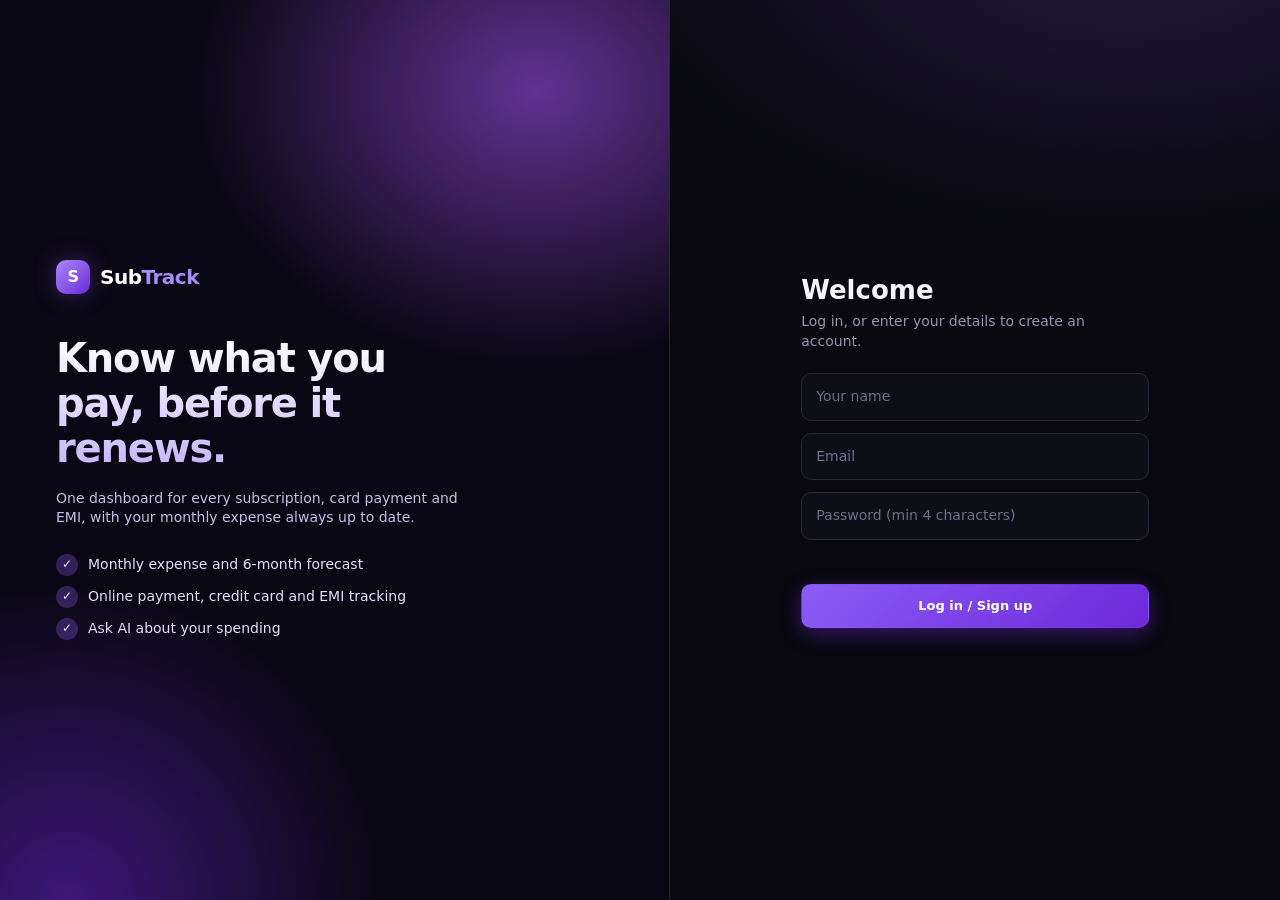
<file: best.html>
<!DOCTYPE html>
<html lang="en">
<head>
<meta charset="UTF-8">
<meta name="viewport" content="width=device-width, initial-scale=1">
<title>SubTrack – Subscription Dashboard</title>
<style>
:root{color-scheme:dark;--brand:#8b5cf6;--brand2:#a78bfa;--brand3:#6d28d9;--deep:#2a1065;--ink:#f4f3ff;--muted:#9795b3;--line:#262638;--bg:#08080e;--side:#0c0c15;--card:#12121c;--card2:#1a1a28;--field:#0e0e17;--red:#ff6b81;--green:#34d399;--amber:#fbbf24;--seg-s:#7c3aed;--seg-e:#d8b4fe;--glow:rgba(139,92,246,.35)}
*{box-sizing:border-box;margin:0;padding:0}
html{background:var(--bg)}
body{font-family:"Segoe UI",system-ui,-apple-system,sans-serif;color:var(--ink);font-size:14px;line-height:1.4;min-height:100vh;
  background:radial-gradient(900px 520px at 88% -8%,rgba(139,92,246,.20),transparent 60%),radial-gradient(700px 520px at -6% 18%,rgba(109,40,217,.16),transparent 60%),var(--bg);background-attachment:fixed}
button,input,select{font:inherit;color:inherit}
button{cursor:pointer}
small{color:var(--muted);font-size:12px}
::placeholder{color:#6f6d8c}
:focus-visible{outline:2px solid var(--brand2);outline-offset:2px}
::-webkit-scrollbar{width:10px;height:10px}::-webkit-scrollbar-thumb{background:#2a2a40;border-radius:8px}::-webkit-scrollbar-track{background:transparent}

/* ---------- login ---------- */
#login{min-height:100vh;display:grid;grid-template-columns:1.1fr 1fr}
.lhero{position:relative;overflow:hidden;color:#fff;padding:56px;display:flex;flex-direction:column;justify-content:center;gap:18px;
  background:radial-gradient(520px 420px at 80% 10%,rgba(168,85,247,.55),transparent 65%),radial-gradient(520px 520px at 10% 100%,rgba(109,40,217,.5),transparent 60%),#0a0714;border-right:1px solid var(--line)}
.lhero h1{font-size:40px;line-height:1.12;letter-spacing:-1.2px;max-width:430px;background:linear-gradient(180deg,#fff,#c4b5fd);-webkit-background-clip:text;background-clip:text;color:transparent}
.lhero p{color:#c4bfe6;max-width:420px}
.lhero ul{list-style:none;display:grid;gap:10px;margin-top:8px;color:#e4e0ff}
.lhero li:before{content:"✓";display:inline-grid;place-items:center;width:22px;height:22px;border-radius:50%;background:rgba(139,92,246,.3);color:#e9ddff;margin-right:10px;font-size:12px}
.lform{display:flex;flex-direction:column;justify-content:center;padding:56px;max-width:460px;width:100%;margin:0 auto}
.lform h2{font-size:26px;margin-bottom:4px}
.lform p{color:var(--muted);margin-bottom:22px}
.lform input{width:100%;padding:13px 14px;border:1px solid var(--line);border-radius:10px;margin-bottom:12px;background:var(--field)}
.lform input:focus{border-color:var(--brand);box-shadow:0 0 0 3px rgba(139,92,246,.2);outline:0}
.err{color:var(--red);font-size:13px;min-height:18px;margin-bottom:8px}
.logo{display:flex;align-items:center;gap:10px;font-weight:800;font-size:20px;letter-spacing:-.5px}
.logo i{width:34px;height:34px;border-radius:10px;background:linear-gradient(135deg,#a78bfa,#6d28d9);color:#fff;display:grid;place-items:center;font-style:normal;font-size:16px;box-shadow:0 0 22px var(--glow)}
.logo .lt{font-style:normal}
.logo span{color:var(--brand2)}
.lhero .logo{margin-bottom:24px}

/* ---------- buttons ---------- */
.btn{display:inline-flex;align-items:center;justify-content:center;gap:8px;padding:9px 14px;border:1px solid var(--line);border-radius:10px;background:var(--card2);font-weight:600;font-size:13px;transition:.15s}
.btn:hover{border-color:#3a3a58;background:#20202f}
.btn.pri{background:linear-gradient(135deg,#8b5cf6,#6d28d9);border-color:transparent;color:#fff;box-shadow:0 6px 20px rgba(109,40,217,.45)}
.btn.pri:hover{filter:brightness(1.12);box-shadow:0 8px 26px rgba(139,92,246,.55)}
.btn.wide{width:100%;padding:12px;margin-top:6px}
.btn.light{background:rgba(255,255,255,.14);border-color:rgba(255,255,255,.3);color:#fff;width:100%}
.btn.light:hover{background:rgba(255,255,255,.24)}
.btn:disabled{opacity:.5;cursor:default}
.link{background:none;border:0;color:var(--brand2);font-weight:600;font-size:12px;padding:0}
.ib{width:30px;height:30px;border-radius:8px;border:1px solid var(--line);background:var(--card2);color:var(--muted)}
.ib:hover{background:#242438;color:#fff;border-color:var(--brand)}

/* ---------- shell ---------- */
#shell{display:none;min-height:100vh}
#shell.on{display:grid;grid-template-columns:240px 1fr}
.side{background:var(--side);border-right:1px solid var(--line);padding:20px 14px;position:sticky;top:0;height:100vh;display:flex;flex-direction:column;gap:6px}
.side .logo{padding:0 8px;margin-bottom:14px}
.search{position:relative;margin-bottom:10px}
.search input{width:100%;padding:9px 12px 9px 32px;border:1px solid var(--line);border-radius:10px;background:var(--field)}
.search input:focus{border-color:var(--brand);outline:0}
.search:before{content:"⌕";position:absolute;left:11px;top:6px;color:var(--muted);font-size:16px}
.grp{font-size:11px;text-transform:uppercase;letter-spacing:.08em;color:#6d6b8a;padding:10px 10px 4px}
.nv{display:flex;align-items:center;gap:10px;width:100%;padding:9px 10px;border:0;background:none;border-radius:10px;text-align:left;color:#b6b4d0;position:relative}
.nv:hover{background:rgba(255,255,255,.05);color:#fff}
.nv.on{background:linear-gradient(90deg,rgba(139,92,246,.28),rgba(139,92,246,.06));color:#fff;font-weight:700}
.nv.on:before{content:"";position:absolute;left:-14px;top:8px;bottom:8px;width:3px;border-radius:0 3px 3px 0;background:var(--brand2);box-shadow:0 0 12px var(--brand)}
.nv .g{width:20px;text-align:center}
.bd{margin-left:auto;background:#222235;color:#c9c7e3;border-radius:10px;font-size:11px;padding:1px 8px;font-weight:600}
.bd.hot{background:var(--red);color:#fff}
.me{margin-top:auto;display:flex;align-items:center;gap:10px;padding:10px;border:1px solid var(--line);border-radius:12px;background:var(--card)}
.av{width:34px;height:34px;border-radius:50%;background:linear-gradient(135deg,#a78bfa,#6d28d9);color:#fff;display:grid;place-items:center;font-weight:700}
.me b{display:block;font-size:13px}
.me button{margin-left:auto}

main{padding:28px 32px 40px;min-width:0}
.page{display:none}
.page.on{display:block}
.head{display:flex;justify-content:space-between;align-items:center;gap:12px;margin-bottom:20px;flex-wrap:wrap}
.head h1{font-size:24px;letter-spacing:-.5px}
.head p{color:var(--muted)}
.hb{display:flex;gap:10px}

.card{background:linear-gradient(180deg,rgba(255,255,255,.025),rgba(255,255,255,0)),var(--card);border:1px solid var(--line);border-radius:16px;padding:18px;min-width:0;transition:border-color .2s,box-shadow .2s}
.card:hover{border-color:#34344f}
.card h3{font-size:15px;margin-bottom:2px}
.card .sub{color:var(--muted);font-size:12.5px;margin-bottom:12px}
.g4{display:grid;grid-template-columns:repeat(4,1fr);gap:16px;margin-bottom:16px}
.g2{display:grid;grid-template-columns:1.5fr 1fr;gap:16px;margin-bottom:16px}
.g2b{display:grid;grid-template-columns:1fr 1.5fr;gap:16px;margin-bottom:16px}
.k .lbl{display:flex;align-items:center;gap:8px;color:var(--muted);font-weight:600;font-size:13px}
.k .big{font-size:30px;font-weight:800;letter-spacing:-.9px;margin:8px 0 2px;background:linear-gradient(180deg,#fff,#c4b5fd);-webkit-background-clip:text;background-clip:text;color:transparent;width:fit-content}
.spark{width:100%;height:56px;margin-top:6px;display:block}
.prog{height:8px;background:#242438;border-radius:6px;overflow:hidden;margin:14px 0 8px}
.prog i{display:block;height:100%;background:linear-gradient(90deg,#6d28d9,#a78bfa);border-radius:6px;box-shadow:0 0 12px rgba(139,92,246,.6)}
.prog i.over{background:linear-gradient(90deg,#e11d48,#ff6b81);box-shadow:0 0 12px rgba(255,107,129,.5)}
.bl{display:flex;justify-content:space-between;font-size:12px;color:var(--muted);gap:8px}
.bl b{color:var(--ink)}
.ai-card{position:relative;overflow:hidden;background:radial-gradient(300px 200px at 90% 0%,rgba(236,180,255,.45),transparent 60%),linear-gradient(160deg,#2a1065,#7c3aed);color:#fff;border:1px solid rgba(196,181,253,.35);display:flex;flex-direction:column;justify-content:space-between;gap:10px;box-shadow:0 10px 34px rgba(109,40,217,.35)}
.ai-card:hover{border-color:rgba(216,200,255,.6)}
.ai-card b{font-size:15px}
.ai-card p{color:#e0d8ff;font-size:12.5px}

/* renewals + rows */
.ic{width:38px;height:38px;border-radius:10px;display:grid;place-items:center;font-weight:800;flex:none}
.rn{display:grid;grid-template-columns:38px 1fr auto auto;gap:12px;align-items:center;padding:12px 0;border-top:1px solid var(--line)}
.rn:first-of-type{border-top:0}
.rn b{display:block}
.amt{text-align:right;font-weight:700}
.per{font-weight:500;color:var(--muted);font-size:12px}
.chip{display:inline-block;padding:2px 9px;border-radius:10px;font-size:11.5px;font-weight:600;background:rgba(255,255,255,.07);color:#b6b4d0}
.chip.red{background:rgba(255,107,129,.15);color:#ff8fa0}
.chip.amber{background:rgba(251,191,36,.14);color:#fbbf24}
.chip.green{background:rgba(52,211,153,.14);color:#34d399}
.chip.blue{background:rgba(139,92,246,.2);color:#d4c6ff}
.empty{color:var(--muted);text-align:center;padding:28px 12px}

/* donut + legend */
.donutwrap{display:flex;flex-direction:column;align-items:center;gap:14px}
.donut{width:190px;height:190px;filter:drop-shadow(0 0 18px rgba(139,92,246,.35))}
.legend{display:flex;flex-wrap:wrap;gap:8px 16px;justify-content:center;font-size:12.5px;color:#c9c7e3}
.legend span{display:inline-flex;align-items:center;gap:6px}
.legend i{width:9px;height:9px;border-radius:50%;display:inline-block}

/* forecast */
.fc{display:flex;align-items:flex-end;gap:12px;height:200px;padding-top:8px}
.fcol{flex:1;display:flex;flex-direction:column;justify-content:flex-end;align-items:center;height:100%;gap:6px;min-width:0}
.fcol .v{font-size:11px;color:#d9d6f2;font-weight:600;white-space:nowrap}
.fcol .m{font-size:12px;color:var(--muted)}
.fcol.now .m{color:var(--brand2);font-weight:700}
.stack{width:100%;max-width:52px;display:flex;flex-direction:column-reverse;border-radius:8px 8px 4px 4px;overflow:hidden;background:#1d1d2c}
.seg.s{background:linear-gradient(180deg,#8b5cf6,var(--seg-s))}
.seg.e{background:var(--seg-e)}
.fcol.now .seg.s{background:linear-gradient(180deg,#c4b5fd,#8b5cf6);box-shadow:0 0 18px rgba(167,139,250,.6)}
.keys{display:flex;gap:16px;font-size:12px;color:var(--muted);margin-top:10px}
.keys span{display:inline-flex;align-items:center;gap:6px}
.keys i{width:10px;height:10px;border-radius:3px;display:inline-block}

/* bars */
.bar{margin-bottom:14px}
.bar .row{display:flex;justify-content:space-between;font-size:13px;margin-bottom:6px;color:#d9d6f2}
.track{height:9px;background:#242438;border-radius:6px;overflow:hidden}
.fill{height:100%;background:linear-gradient(90deg,#6d28d9,#a78bfa);border-radius:6px;box-shadow:0 0 10px rgba(139,92,246,.5)}
.emi{padding:10px 0;border-top:1px solid var(--line)}
.emi .bl{margin-bottom:4px;color:var(--ink)}
.emi .prog{margin:6px 0 0}

/* subscriptions table */
.tools{display:flex;gap:10px;flex-wrap:wrap;align-items:center;margin-bottom:14px}
.tools input{padding:9px 12px;border:1px solid var(--line);border-radius:10px;background:var(--field);min-width:200px;flex:1;max-width:320px}
.tools input:focus{border-color:var(--brand);outline:0}
.pills{display:flex;gap:6px;flex-wrap:wrap}
.pills button{padding:7px 13px;border:1px solid var(--line);background:var(--card);border-radius:18px;font-size:13px;color:#b6b4d0}
.pills button:hover{border-color:var(--brand)}
.pills button.on{background:linear-gradient(135deg,#8b5cf6,#6d28d9);border-color:transparent;color:#fff;box-shadow:0 4px 16px rgba(109,40,217,.45)}
.thead,.trow{display:grid;grid-template-columns:40px 1.6fr 1.3fr 1fr 1.1fr 78px;gap:14px;align-items:center}
.thead{padding:0 6px 10px;color:var(--muted);font-size:12px;font-weight:600;text-transform:uppercase;letter-spacing:.05em}
.trow{padding:12px 6px;border-top:1px solid var(--line);border-radius:8px}
.trow:hover{background:rgba(139,92,246,.06)}
.trow b{display:block}
.tx{display:flex;gap:6px;justify-content:flex-end}

/* stats */
.stat b{display:block;font-size:26px;font-weight:800;letter-spacing:-.7px;margin-top:4px;background:linear-gradient(180deg,#fff,#c4b5fd);-webkit-background-clip:text;background-clip:text;color:transparent;width:fit-content}

/* notifications */
.nt{display:flex;gap:12px;padding:14px 0;border-top:1px solid var(--line);align-items:flex-start}
.nt:first-of-type{border-top:0}
.dot{width:10px;height:10px;border-radius:50%;margin-top:5px;flex:none}
.dot.red{background:var(--red);box-shadow:0 0 10px var(--red)}.dot.amber{background:var(--amber);box-shadow:0 0 10px var(--amber)}.dot.blue{background:var(--brand2);box-shadow:0 0 10px var(--brand)}

/* ai */
.aigrid{display:grid;grid-template-columns:1.6fr 1fr;gap:16px}
.chips{display:flex;flex-wrap:wrap;gap:8px;margin-bottom:14px}
.chips button{border:1px solid var(--line);background:var(--card2);border-radius:18px;padding:7px 12px;font-size:13px;color:#d4d2ee}
.chips button:hover{border-color:var(--brand);background:rgba(139,92,246,.14);color:#fff}
#chat{display:flex;flex-direction:column;gap:10px;margin-bottom:14px;max-height:52vh;overflow:auto;padding-right:4px}
.msg{padding:11px 14px;border-radius:14px;max-width:86%;line-height:1.45;white-space:pre-wrap}
.msg.me{align-self:flex-end;background:linear-gradient(135deg,#8b5cf6,#6d28d9);color:#fff;border-bottom-right-radius:4px;box-shadow:0 4px 16px rgba(109,40,217,.35)}
.msg.bot{align-self:flex-start;background:var(--card2);border:1px solid var(--line);border-bottom-left-radius:4px}
.ask{display:flex;gap:8px}
.ask input{flex:1;padding:12px;border:1px solid var(--line);border-radius:10px;min-width:0;background:var(--field)}
.ask input:focus{border-color:var(--brand);outline:0}
.pill{display:inline-flex;align-items:center;gap:7px;font-size:12.5px;padding:5px 11px;border-radius:14px;background:var(--card2);border:1px solid var(--line);margin-bottom:14px}
.pill i{width:8px;height:8px;border-radius:50%;background:#6d6b8a;display:inline-block}
.pill.ok i{background:#34d399;box-shadow:0 0 8px #34d399}
.pill.bad i{background:var(--red);box-shadow:0 0 8px var(--red)}
.set label{display:block;font-size:12px;color:var(--muted);margin:10px 0 4px}
.set input,.set select{width:100%;padding:9px 11px;border:1px solid var(--line);border-radius:9px;background:var(--field)}
.set input:focus,.set select:focus{border-color:var(--brand);outline:0}
.set .row2{display:flex;gap:8px}
.set .row2 select{flex:1;min-width:0}
.set h4{font-size:13px;margin-top:16px}
.set .hint{font-size:12px;color:var(--muted);margin-top:10px;line-height:1.5}
.set code{background:#22223a;color:#d4c6ff;border-radius:5px;padding:1px 5px;font-size:11.5px;word-break:break-all}

/* modals */
.shade{display:none;position:fixed;inset:0;background:rgba(3,3,8,.75);backdrop-filter:blur(6px);z-index:50;align-items:center;justify-content:center;padding:16px}
.shade.open{display:flex}
.sheet{background:var(--card);border:1px solid #34344f;border-radius:18px;width:100%;max-width:440px;max-height:92vh;overflow:auto;padding:22px;box-shadow:0 20px 60px rgba(0,0,0,.6),0 0 40px rgba(109,40,217,.2)}
.sheet h3{margin-bottom:14px;font-size:17px}
.sheet input,.sheet select{width:100%;padding:11px 12px;border:1px solid var(--line);border-radius:10px;background:var(--field);margin-bottom:10px}
.sheet input:focus,.sheet select:focus{border-color:var(--brand);box-shadow:0 0 0 3px rgba(139,92,246,.2);outline:0}
.lab{display:block;font-size:12px;color:var(--muted);margin:0 0 4px 2px}
.note{display:block;color:var(--muted);font-size:12px;margin:-4px 0 10px 2px}
.emiprev{background:rgba(139,92,246,.15);border:1px solid rgba(139,92,246,.35);border-radius:10px;padding:10px 12px;font-size:13.5px;margin-bottom:10px;color:#e4dbff}
.cancel{background:none;border:0;color:var(--muted);width:100%;padding:11px}
.cancel:hover{color:#fff}

/* mobile nav */
.mnav{display:none;position:fixed;bottom:0;left:0;right:0;background:rgba(12,12,21,.94);backdrop-filter:blur(10px);border-top:1px solid var(--line);z-index:20}
.mnav button{flex:1;padding:9px 0 11px;border:0;background:none;color:var(--muted);font-size:11px;position:relative}
.mnav button.on{color:var(--brand2);font-weight:700}
.mnav i{display:block;font-style:normal;font-size:18px}

@media(max-width:1180px){.g4{grid-template-columns:repeat(2,1fr)}}
@media(max-width:980px){.g2,.g2b,.aigrid{grid-template-columns:1fr}}
@media(max-width:860px){
  #shell.on{display:block}
  .side{display:none}
  .mnav{display:flex}
  main{padding:18px 14px 90px}
  #login{grid-template-columns:1fr}
  .lhero{display:none}
  .lform{padding:36px 24px}
  .thead{display:none}
  .trow{grid-template-columns:40px 1fr auto;grid-template-areas:"i n a" "i p d" "x x x"}
  .trow>:nth-child(1){grid-area:i}.trow>:nth-child(2){grid-area:n}.trow>:nth-child(3){grid-area:p}
  .trow>:nth-child(4){grid-area:a;text-align:right}.trow>:nth-child(5){grid-area:d;text-align:right}.trow>:nth-child(6){grid-area:x}
  .rn{grid-template-columns:38px 1fr auto}
  .rn .ra{display:none}
  .shade{align-items:flex-end;padding:0}
  .sheet{border-radius:20px 20px 0 0;max-width:none}
}
@media(max-width:520px){.g4{grid-template-columns:1fr}.hb .btn span{display:none}}
</style>
</head>
<body>

<!-- LOGIN -->
<div id="login">
  <div class="lhero">
    <div class="logo"><i>S</i><em class="lt">Sub<span>Track</span></em></div>
    <h1>Know what you pay, before it renews.</h1>
    <p>One dashboard for every subscription, card payment and EMI, with your monthly expense always up to date.</p>
    <ul>
      <li>Monthly expense and 6-month forecast</li>
      <li>Online payment, credit card and EMI tracking</li>
      <li>Ask AI about your spending</li>
    </ul>
  </div>
  <div class="lform">
    <h2>Welcome</h2>
    <p>Log in, or enter your details to create an account.</p>
    <input id="lname" placeholder="Your name" onkeydown="if(event.key==='Enter')login()">
    <input id="lemail" type="email" placeholder="Email" onkeydown="if(event.key==='Enter')login()">
    <input id="lpass" type="password" placeholder="Password (min 4 characters)" onkeydown="if(event.key==='Enter')login()">
    <div class="err" id="lerr"></div>
    <button class="btn pri wide" onclick="login()">Log in / Sign up</button>
  </div>
</div>

<!-- APP -->
<div id="shell">
  <aside class="side">
    <div class="logo"><i>S</i><em class="lt">Sub<span>Track</span></em></div>
    <div class="search"><input id="gs" placeholder="Search subscriptions" oninput="setSearch(this.value)" aria-label="Search"></div>
    <div class="grp">Dashboard</div>
    <button class="nv on" data-page="overview" onclick="show('overview')"><span class="g">▦</span>Overview</button>
    <button class="nv" data-page="subs" onclick="show('subs')"><span class="g">☰</span>Subscriptions<span class="bd" id="bSubs">0</span></button>
    <button class="nv" data-page="analytics" onclick="show('analytics')"><span class="g">📊</span>Analytics</button>
    <button class="nv" data-page="notes" onclick="show('notes')"><span class="g">🔔</span>Notifications<span class="bd" id="bNotes" style="display:none">0</span></button>
    <div class="grp">Assistant</div>
    <button class="nv" data-page="ai" onclick="show('ai')"><span class="g">✦</span>Ask AI</button>
    <div class="me">
      <div class="av" id="avatar">U</div>
      <div><b id="who"></b><small>Signed in</small></div>
      <button class="btn" onclick="logout()" style="padding:6px 10px">Log out</button>
    </div>
  </aside>

  <main>
    <!-- OVERVIEW -->
    <section id="p-overview" class="page on">
      <div class="head">
        <div><h1>Overview</h1><p>Welcome back, <span id="who2"></span></p></div>
        <div class="hb">
          <button class="btn" onclick="openBudget()">⚙ <span>Manage Budget</span></button>
          <button class="btn pri" onclick="openSheet()">＋ <span>New Subscription</span></button>
        </div>
      </div>

      <div class="g4">
        <div class="card k">
          <div class="lbl">Monthly Expense</div>
          <div class="big" id="kMonth">₹0</div>
          <small id="kMonthSub"></small>
          <div id="kSpark"></div>
        </div>
        <div class="card k">
          <div class="lbl">Active Subscriptions</div>
          <div class="big" id="kActive">0</div>
          <small id="kActiveSub"></small>
          <div id="kBudget"></div>
        </div>
        <div class="card k">
          <div class="lbl">Potential Savings</div>
          <div class="big" id="kSave">₹0</div>
          <small id="kSaveSub"></small>
          <div style="margin-top:16px"><button class="btn wide" onclick="show('ai');ask('How can I save money on my subscriptions?')">View Suggestions</button></div>
        </div>
        <div class="card ai-card">
          <div><b>✦ Smart Recommendations</b><p>AI looks at your subscriptions, cards and EMIs and suggests where to cut.</p></div>
          <button class="btn light" onclick="show('ai');ask('Which subscription should I cancel?')">Begin Analysis</button>
        </div>
      </div>

      <div class="g2">
        <div class="card">
          <h3>Upcoming Renewals</h3>
          <div class="sub">Your next payments, soonest first</div>
          <div id="renewals"></div>
          <button class="btn wide" onclick="show('subs')"><span>View All Subscriptions (<b id="vAll">0</b>)</span></button>
        </div>
        <div class="card">
          <h3>Spending by Category</h3>
          <div class="sub">Your monthly expense by category</div>
          <div class="donutwrap" id="donutBox"></div>
        </div>
      </div>

      <div class="g2b">
        <div class="card">
          <h3>Payment Methods</h3>
          <div class="sub">How your monthly expense is paid</div>
          <div id="payOv"></div>
          <div id="emiList"></div>
        </div>
        <div class="card">
          <h3>Monthly Forecast</h3>
          <div class="sub">Expected payments for the next 6 months</div>
          <div id="fcOv"></div>
        </div>
      </div>
    </section>

    <!-- SUBSCRIPTIONS -->
    <section id="p-subs" class="page">
      <div class="head">
        <div><h1>Subscriptions</h1><p id="subsCount"></p></div>
        <div class="hb"><button class="btn pri" onclick="openSheet()">＋ <span>New Subscription</span></button></div>
      </div>
      <div class="tools">
        <input id="ts" placeholder="Search by name or category" oninput="setSearch(this.value)" aria-label="Search subscriptions">
        <div class="pills" id="payPills">
          <button class="on" data-f="all" onclick="setPay('all')">All</button>
          <button data-f="online" onclick="setPay('online')">Online</button>
          <button data-f="card" onclick="setPay('card')">Credit card</button>
          <button data-f="emi" onclick="setPay('emi')">EMI</button>
        </div>
      </div>
      <div class="card">
        <div class="thead"><span></span><span>Name</span><span>Payment</span><span>Amount</span><span>Next due</span><span></span></div>
        <div id="subsList"></div>
      </div>
    </section>

    <!-- ANALYTICS -->
    <section id="p-analytics" class="page">
      <div class="head"><div><h1>Analytics</h1><p>Your monthly expenses in detail</p></div></div>
      <div class="g4">
        <div class="card stat"><small>Monthly expense</small><b id="sMonth">₹0</b></div>
        <div class="card stat"><small>Yearly estimate</small><b id="sYear">₹0</b></div>
        <div class="card stat"><small>EMI per month</small><b id="sEmi">₹0</b></div>
        <div class="card stat"><small>Next renewal</small><b id="sNext" style="font-size:18px">–</b></div>
      </div>
      <div class="card" style="margin-bottom:16px">
        <h3>Monthly Forecast</h3>
        <div class="sub">Subscriptions and EMIs for the next 6 months</div>
        <div id="fcAn"></div>
      </div>
      <div class="g2b" style="grid-template-columns:1fr 1fr">
        <div class="card"><h3>By payment method</h3><div class="sub">Monthly amounts</div><div id="payBars"></div></div>
        <div class="card"><h3>By category</h3><div class="sub">Monthly amounts</div><div id="catBars"></div></div>
      </div>
    </section>

    <!-- NOTIFICATIONS -->
    <section id="p-notes" class="page">
      <div class="head"><div><h1>Notifications</h1><p>Renewals, overdue payments and budget alerts</p></div></div>
      <div class="card" id="notesList"></div>
    </section>

    <!-- AI -->
    <section id="p-ai" class="page">
      <div class="head"><div><h1>Ask AI</h1><p>Get advice based on your own subscriptions</p></div>
        <div class="hb"><button class="btn" onclick="clearChat()">Clear chat</button></div></div>
      <div class="aigrid">
        <div class="card">
          <div class="chips">
            <button onclick="ask('Which subscription should I cancel?')">Which to cancel?</button>
            <button onclick="ask('How can I save money on my subscriptions?')">Save money</button>
            <button onclick="ask('Which subscriptions renew soon?')">Renewing soon</button>
            <button onclick="ask('What is my monthly expense?')">Monthly expense</button>
            <button onclick="ask('Show my EMI and card payments')">EMI &amp; cards</button>
          </div>
          <div id="chat"></div>
          <div class="ask">
            <input id="q" placeholder="Ask about your spending" onkeydown="if(event.key==='Enter')ask()">
            <button class="btn pri" id="sendBtn" onclick="ask()">Send</button>
          </div>
        </div>
        <div class="card set">
          <h3>AI settings</h3>
          <div class="sub">Built-in AI works instantly. Open-source models like Llama 3.2 are optional.</div>
          <span class="pill" id="pill"><i></i><span id="pillTxt">Checking…</span></span>
          <label for="modeSel">Mode</label>
          <select id="modeSel" onchange="setMode(this.value)">
            <option value="auto">Auto: Llama 3.2 if running, else built-in</option>
            <option value="webllm">Open-source AI in browser (WebLLM)</option>
            <option value="ollama">Llama 3.2 (Ollama) only</option>
            <option value="custom">My own AI API</option>
            <option value="builtin">Built-in only</option>
          </select>
          <label for="modelSel">Ollama model</label>
          <div class="row2"><select id="modelSel" onchange="setModel(this.value)"></select><button class="btn" onclick="checkOllama()">Refresh</button></div>
          <label for="urlIn">Ollama URL</label>
          <input id="urlIn" placeholder="http://localhost:11434">
          <h4>Open-source AI in your browser</h4>
          <label for="wlSel">Model (Llama 3.2, Qwen, SmolLM)</label>
          <div class="row2"><select id="wlSel" onchange="setWl(this.value)"></select><button class="btn" onclick="loadWl()">Load</button></div>
          <div class="prog" id="wlProg" style="display:none"><i id="wlBar" style="width:0%"></i></div>
          <p class="hint" id="wlTxt">No key or install needed. Runs privately on your device using WebGPU (Chrome or Edge). The first load downloads roughly 0.5–2 GB, then it is cached.</p>
          <h4>Open models via API (OpenAI-style)</h4>
          <label for="apiPreset">Provider preset</label>
          <select id="apiPreset" onchange="applyPreset(this.value)">
            <option value="">Custom</option>
            <option value="https://openrouter.ai/api/v1/chat/completions">OpenRouter (Llama, Mistral, Qwen)</option>
            <option value="https://router.huggingface.co/v1/chat/completions">Hugging Face</option>
            <option value="https://api.groq.com/openai/v1/chat/completions">Groq (Llama)</option>
          </select>
          <label for="apiUrl">API URL</label>
          <input id="apiUrl" placeholder="https://yoursite.com/v1/chat/completions">
          <label for="apiKey">API key (optional)</label>
          <input id="apiKey" type="password" placeholder="Free key from the provider · stored in this browser only">
          <label for="apiModel">Model name (optional)</label>
          <input id="apiModel" placeholder="e.g. my-model">
          <button class="btn pri wide" onclick="saveUrl()">Save settings</button>
          <p class="hint">To run Llama 3.2: install Ollama, run <code>ollama pull llama3.2</code>, and allow this page with <code>OLLAMA_ORIGINS=*</code>, then restart Ollama.</p>
        </div>
      </div>
    </section>
  </main>

  <nav class="mnav">
    <button class="on" data-page="overview" onclick="show('overview')"><i>▦</i>Overview</button>
    <button data-page="subs" onclick="show('subs')"><i>☰</i>Subs</button>
    <button data-page="analytics" onclick="show('analytics')"><i>📊</i>Analytics</button>
    <button data-page="notes" onclick="show('notes')"><i>🔔</i>Alerts</button>
    <button data-page="ai" onclick="show('ai')"><i>✦</i>Ask AI</button>
  </nav>
</div>

<!-- ADD / EDIT -->
<div class="shade" id="shade" onclick="if(event.target===this)closeSheet()">
  <div class="sheet">
    <h3 id="sTitle">Add subscription</h3>
    <input id="fName" placeholder="Name (e.g. Netflix)">
    <select id="fCat" aria-label="Category">
      <option>Entertainment</option><option>Software</option><option>Shopping</option>
      <option>Education</option><option>Utilities</option><option>Other</option>
    </select>
    <label class="lab" for="fPay">Payment method</label>
    <select id="fPay" onchange="syncForm()">
      <option value="online">Online payment (UPI / Net banking)</option>
      <option value="card">Credit card</option>
      <option value="emi">Monthly EMI</option>
    </select>
    <div id="gCard">
      <input id="fCard" inputmode="numeric" maxlength="4" placeholder="Card last 4 digits (optional)">
      <small class="note">Never enter your full card number here.</small>
    </div>
    <div id="gCycle">
      <label class="lab" for="fCycle">Billing</label>
      <select id="fCycle"><option value="monthly">Monthly</option><option value="yearly">Yearly</option></select>
    </div>
    <div id="gPlain"><input id="fPrice" type="number" min="1" placeholder="Price (₹)"></div>
    <div id="gEmi">
      <input id="fTotal" type="number" min="1" placeholder="Total amount (₹)" oninput="emiPrev()">
      <input id="fTenure" type="number" min="1" max="120" placeholder="Number of months (e.g. 12)" oninput="emiPrev()">
      <input id="fRate" type="number" min="0" step="0.1" placeholder="Interest % per year (0 = no-cost EMI)" oninput="emiPrev()">
      <input id="fPaid" type="number" min="0" placeholder="EMIs already paid (default 0)" oninput="emiPrev()">
      <div class="emiprev" id="emiPrev"></div>
    </div>
    <label class="lab" for="fDate" id="dateLab">Next renewal date</label>
    <input id="fDate" type="date">
    <div class="err" id="ferr"></div>
    <button class="btn pri wide" onclick="save()">Save</button>
    <button class="cancel" onclick="closeSheet()">Cancel</button>
  </div>
</div>

<!-- BUDGET -->
<div class="shade" id="bshade" onclick="if(event.target===this)closeBudget()">
  <div class="sheet">
    <h3>Monthly budget</h3>
    <p style="color:var(--muted);margin-bottom:12px">Set how much you want to spend on subscriptions, cards and EMIs each month.</p>
    <input id="bIn" type="number" min="1" placeholder="Amount (₹)">
    <div class="err" id="berr"></div>
    <button class="btn pri wide" onclick="saveBudget()">Save budget</button>
    <button class="btn wide" onclick="clearBudget()">Remove budget</button>
    <button class="cancel" onclick="closeBudget()">Cancel</button>
  </div>
</div>

<script>
const $ = id => document.getElementById(id);
let subs = [], editId = null, user = null, budget = 0, fq = '', fpay = 'all';

/* ---------- storage ---------- */
const read = (k, d) => { try { return JSON.parse(localStorage.getItem(k)) ?? d; } catch { return d; } };
const write = (k, v) => { try { localStorage.setItem(k, JSON.stringify(v)); } catch {} };

/* ---------- auth ---------- */
function login() {
  const name = $('lname').value.trim(), email = $('lemail').value.trim().toLowerCase(), pass = $('lpass').value;
  if (!email.includes('@') || pass.length < 4) { $('lerr').textContent = 'Enter a valid email and a password of 4+ characters.'; return; }
  const users = read('st_users', {});
  if (users[email]) {
    if (users[email].pass !== pass) { $('lerr').textContent = 'Wrong password for this email.'; return; }
  } else {
    if (!name) { $('lerr').textContent = 'New account: please enter your name.'; return; }
    users[email] = { name, pass }; write('st_users', users);
  }
  write('st_session', email); start(email);
}
function logout() { localStorage.removeItem('st_session'); location.reload(); }
function start(email) {
  user = email;
  const u = read('st_users', {})[email];
  $('who').textContent = u.name; $('who2').textContent = u.name;
  $('avatar').textContent = u.name[0].toUpperCase();
  subs = read('st_subs_' + email, []).map(x => Object.assign({ pay: 'online', cycle: 'monthly' }, x));
  budget = read('st_budget_' + email, 0);
  $('login').style.display = 'none'; $('shell').classList.add('on');
  show('overview'); render();
}

/* ---------- navigation ---------- */
function show(id) {
  document.querySelectorAll('.page').forEach(p => p.classList.toggle('on', p.id === 'p-' + id));
  document.querySelectorAll('[data-page]').forEach(b => b.classList.toggle('on', b.dataset.page === id));
  if (id === 'ai') checkOllama();
  window.scrollTo(0, 0);
}
function setSearch(v) {
  fq = v.trim().toLowerCase();
  $('gs').value = v; $('ts').value = v;
  if (!document.getElementById('p-subs').classList.contains('on')) show('subs');
  renderSubs();
}
function setPay(f) {
  fpay = f;
  document.querySelectorAll('#payPills button').forEach(b => b.classList.toggle('on', b.dataset.f === f));
  renderSubs();
}

/* ---------- helpers ---------- */
const daysLeft = d => Math.ceil((new Date(d + 'T00:00:00') - new Date().setHours(0,0,0,0)) / 864e5);
const money = n => '₹' + Math.round(n).toLocaleString('en-IN');
const esc = s => String(s).replace(/[&<>"']/g, c => ({'&':'&amp;','<':'&lt;','>':'&gt;','"':'&quot;',"'":'&#39;'}[c]));
const label = n => n < 0 ? 'Overdue by ' + (-n) + ' days' : n === 0 ? 'Renews today' : n + ' days left';
const fmtDate = d => new Date(d + 'T00:00:00').toLocaleDateString('en-IN', { day: 'numeric', month: 'short', year: 'numeric' });
const ICOLORS = ['#a78bfa', '#ff6b81', '#34d399', '#fbbf24', '#38bdf8', '#e879f9'];
const colorOf = n => ICOLORS[[...n].reduce((a, c) => a + c.charCodeAt(0), 0) % ICOLORS.length];
const icon = s => `<div class="ic" style="background:${colorOf(s.name)}2e;color:${colorOf(s.name)}">${esc(s.name[0].toUpperCase())}</div>`;

/* ---------- payments & expense maths ---------- */
function emiCalc(total, n, rate) {
  if (!(total > 0) || !(n > 0)) return 0;
  const r = (rate || 0) / 1200;
  return r > 0 ? total * r * Math.pow(1 + r, n) / (Math.pow(1 + r, n) - 1) : total / n;
}
const emiLeft = s => s.pay === 'emi' ? Math.max(0, s.tenure - (s.paid || 0)) : 0;
const isActive = s => !(s.pay === 'emi' && emiLeft(s) === 0);
const monthlyNow = s => s.pay === 'emi' ? (emiLeft(s) > 0 ? s.price : 0) : (s.cycle === 'yearly' ? s.price / 12 : s.price);
const monthlyTotal = () => subs.reduce((t, s) => t + monthlyNow(s), 0);
const payText = s => s.pay === 'card' ? 'Credit card' + (s.card ? ' ••' + s.card : '') : s.pay === 'emi' ? 'EMI ' + Math.min(s.tenure, s.paid || 0) + '/' + s.tenure + ' paid' : 'Online payment';
const perText = s => s.cycle === 'yearly' ? '/yr' : '/mo';

function projection() {
  const now = new Date(), cur = now.getFullYear() * 12 + now.getMonth(), out = [];
  for (let k = 0; k < 6; k++) {
    const t = cur + k; let sum = 0, emi = 0;
    subs.forEach(s => {
      const dm = +s.date.slice(5, 7) - 1, dy = +s.date.slice(0, 4);
      if (s.pay === 'emi') {
        const start = Math.max(dy * 12 + dm, cur), d = t - start;
        if (d >= 0 && d < emiLeft(s)) { sum += s.price; emi += s.price; }
      } else if (s.cycle === 'yearly') { if (t % 12 === dm) sum += s.price; }
      else sum += s.price;
    });
    out.push({ label: new Date(Math.floor(t / 12), t % 12, 1).toLocaleString('en-IN', { month: 'short' }), v: sum, emi });
  }
  return out;
}
function savings() {
  const by = {};
  subs.forEach(s => { if (s.pay !== 'emi') (by[s.cat] = by[s.cat] || []).push(s); });
  let tot = 0, n = 0;
  Object.values(by).forEach(a => { if (a.length > 1) { a.sort((x, y) => monthlyNow(x) - monthlyNow(y)); tot += monthlyNow(a[0]); n++; } });
  return { tot, n };
}
function alerts() {
  const a = [];
  subs.forEach(s => {
    if (!isActive(s)) return;
    const d = daysLeft(s.date);
    if (d < 0) a.push({ t: 'red', h: s.name + ' is overdue', p: 'Was due ' + fmtDate(s.date) + ' · ' + money(s.price) + ' · ' + payText(s) });
    else if (d <= 7) a.push({ t: 'amber', h: s.name + ' renews ' + (d === 0 ? 'today' : 'in ' + d + ' day' + (d > 1 ? 's' : '')), p: money(s.price) + ' · ' + payText(s) });
    if (s.pay === 'emi') { const l = emiLeft(s); if (l > 0 && l <= 2) a.push({ t: 'blue', h: s.name + ' EMI ending soon', p: l + ' instalment' + (l > 1 ? 's' : '') + ' left' }); }
  });
  const mt = monthlyTotal();
  if (budget > 0 && mt > budget) a.unshift({ t: 'red', h: 'Over budget', p: 'Monthly expense ' + money(mt) + ' is above your ' + money(budget) + ' budget' });
  return a;
}

/* ---------- add / edit ---------- */
function syncForm() {
  const p = $('fPay').value;
  $('gCard').style.display = p === 'card' ? 'block' : 'none';
  $('gCycle').style.display = p === 'emi' ? 'none' : 'block';
  $('gPlain').style.display = p === 'emi' ? 'none' : 'block';
  $('gEmi').style.display = p === 'emi' ? 'block' : 'none';
  $('dateLab').textContent = p === 'emi' ? 'Next EMI due date' : 'Next renewal date';
  emiPrev();
}
function emiPrev() {
  const t = +$('fTotal').value, n = Math.floor(+$('fTenure').value), r = +$('fRate').value || 0;
  const e = Math.round(emiCalc(t, n, r));
  $('emiPrev').textContent = e ? 'EMI: ' + money(e) + ' per month · total payable ' + money(e * n) : 'Enter total amount and months to see your monthly EMI.';
}
function openSheet(id = null) {
  editId = id; $('ferr').textContent = '';
  const found = subs.find(x => x.id === id), s = found || {};
  $('sTitle').textContent = found ? 'Edit subscription' : 'Add subscription';
  $('fName').value = s.name || ''; $('fCat').value = s.cat || 'Entertainment';
  $('fPay').value = s.pay || 'online'; $('fCard').value = s.card || '';
  $('fCycle').value = s.cycle === 'yearly' ? 'yearly' : 'monthly';
  $('fPrice').value = s.pay === 'emi' ? '' : (s.price || '');
  $('fTotal').value = s.emiTotal || ''; $('fTenure').value = s.tenure || '';
  $('fRate').value = s.rate || ''; $('fPaid').value = s.paid || '';
  $('fDate').value = s.date || '';
  syncForm();
  $('shade').classList.add('open'); $('fName').focus();
}
function closeSheet() { $('shade').classList.remove('open'); }
function save() {
  const name = $('fName').value.trim(), cat = $('fCat').value, pay = $('fPay').value, date = $('fDate').value;
  const fail = m => { $('ferr').textContent = m; };
  if (!name) return fail('Enter a name.');
  const obj = { name, cat, pay, date };
  if (pay === 'emi') {
    const total = +$('fTotal').value, n = Math.floor(+$('fTenure').value), rate = +$('fRate').value || 0, paid = Math.floor(+$('fPaid').value) || 0;
    if (!(total > 0)) return fail('Enter the total amount.');
    if (!(n > 0 && n <= 120)) return fail('Enter months between 1 and 120.');
    if (rate < 0) return fail('Interest cannot be negative.');
    if (paid < 0 || paid > n) return fail('EMIs paid must be between 0 and ' + n + '.');
    obj.price = Math.round(emiCalc(total, n, rate)); obj.cycle = 'emi';
    obj.emiTotal = total; obj.tenure = n; obj.rate = rate; obj.paid = paid;
  } else {
    const price = +$('fPrice').value, card = $('fCard').value.trim();
    if (!(price > 0)) return fail('Enter a price above 0.');
    if (pay === 'card' && card && !/^\d{4}$/.test(card)) return fail('Card: enter only the last 4 digits.');
    obj.price = price; obj.cycle = $('fCycle').value;
    if (pay === 'card' && card) obj.card = card;
  }
  if (!date) return fail('Pick the next due date.');
  if (editId) subs = subs.map(x => x.id === editId ? Object.assign({ id: x.id }, obj) : x);
  else subs.push(Object.assign({ id: Date.now() }, obj));
  write('st_subs_' + user, subs); closeSheet(); render();
}
function del(id) {
  if (!confirm('Delete this subscription?')) return;
  subs = subs.filter(s => s.id !== id); write('st_subs_' + user, subs); render();
}

/* ---------- budget ---------- */
function openBudget() { $('berr').textContent = ''; $('bIn').value = budget || ''; $('bshade').classList.add('open'); $('bIn').focus(); }
function closeBudget() { $('bshade').classList.remove('open'); }
function saveBudget() {
  const v = +$('bIn').value;
  if (!(v > 0)) { $('berr').textContent = 'Enter an amount above 0.'; return; }
  budget = Math.round(v); write('st_budget_' + user, budget); closeBudget(); render();
}
function clearBudget() { budget = 0; write('st_budget_' + user, 0); closeBudget(); render(); }

/* ---------- chart builders ---------- */
const DCOL = ['#8b5cf6', '#d8b4fe', '#6d28d9', '#e879f9', '#818cf8', '#f0abfc'];
function donut(entries, total) {
  let off = 0; const R = 15.915;
  const segs = entries.map(([c, v], i) => {
    const pct = v / total * 100;
    const seg = `<circle cx="21" cy="21" r="${R}" fill="none" stroke="${DCOL[i % DCOL.length]}" stroke-width="5" stroke-dasharray="${pct} ${100 - pct}" stroke-dashoffset="${25 - off}"/>`;
    off += pct; return seg;
  }).join('');
  return `<svg viewBox="0 0 42 42" class="donut" role="img" aria-label="Spending by category"><circle cx="21" cy="21" r="${R}" fill="none" stroke="#242438" stroke-width="5"/>${segs}<text x="21" y="21" text-anchor="middle" font-size="4.4" font-weight="700" fill="#f4f3ff">${money(total)}</text><text x="21" y="25.6" text-anchor="middle" font-size="2.5" fill="#9795b3">per month</text></svg>`;
}
function spark(vals) {
  const w = 200, h = 56, mx = Math.max(...vals, 1);
  const pts = vals.map((v, i) => [(i / (vals.length - 1) * w).toFixed(1), (h - 4 - (v / mx) * (h - 12)).toFixed(1)]);
  const line = pts.map(p => p.join(',')).join(' ');
  return `<svg viewBox="0 0 ${w} ${h}" preserveAspectRatio="none" class="spark"><polygon points="0,${h} ${line} ${w},${h}" fill="rgba(139,92,246,.22)"/><polyline points="${line}" fill="none" stroke="#a78bfa" stroke-width="2" vector-effect="non-scaling-stroke"/></svg>`;
}
function forecast() {
  if (!subs.length) return '<div class="empty">Add subscriptions to see your monthly forecast.</div>';
  const pr = projection(), mx = Math.max(...pr.map(x => x.v), 1), H = 130;
  return `<div class="fc">${pr.map((x, i) => {
    const he = x.emi / mx * H, hs = (x.v - x.emi) / mx * H;
    return `<div class="fcol${i === 0 ? ' now' : ''}" title="${esc(x.label)}: ${money(x.v)}"><span class="v">${money(x.v)}</span><div class="stack">${x.emi > 0 ? `<div class="seg e" style="height:${Math.max(3, he)}px"></div>` : ''}${x.v - x.emi > 0 ? `<div class="seg s" style="height:${Math.max(3, hs)}px"></div>` : ''}${x.v === 0 ? '<div class="seg s" style="height:3px"></div>' : ''}</div><span class="m">${x.label}</span></div>`;
  }).join('')}</div><div class="keys"><span><i style="background:var(--seg-s)"></i>Subscriptions</span><span><i style="background:var(--seg-e)"></i>EMI</span></div>`;
}
const barRow = (c, v, mt) => `<div class="bar"><div class="row"><span>${esc(c)}</span><span>${money(v)} (${Math.round(v / mt * 100)}%)</span></div><div class="track"><div class="fill" style="width:${v / mt * 100}%"></div></div></div>`;

/* ---------- render ---------- */
function renderSubs() {
  const list = [...subs].sort((a, b) => daysLeft(a.date) - daysLeft(b.date))
    .filter(s => (fpay === 'all' || s.pay === fpay) && (!fq || (s.name + ' ' + s.cat).toLowerCase().includes(fq)));
  $('subsCount').textContent = list.length + (list.length === 1 ? ' subscription' : ' subscriptions') + (fq || fpay !== 'all' ? ' (filtered)' : '');
  $('subsList').innerHTML = list.length ? list.map(s => {
    const done = !isActive(s), d = daysLeft(s.date);
    const st = done ? '<span class="chip green">Completed</span>' : d < 0 ? `<span class="chip red">Overdue ${-d}d</span>` : d <= 7 ? `<span class="chip amber">${d === 0 ? 'Today' : d + ' days left'}</span>` : `<span class="chip">${d} days left</span>`;
    return `<div class="trow">
      ${icon(s)}
      <div><b>${esc(s.name)}</b><small>${esc(s.cat)}</small></div>
      <div><span class="chip blue">${esc(payText(s))}</span></div>
      <div class="amt" style="text-align:left">${money(s.price)}<span class="per">${perText(s)}</span></div>
      <div>${fmtDate(s.date)}<br>${st}</div>
      <div class="tx"><button class="ib" onclick="openSheet(${s.id})" aria-label="Edit ${esc(s.name)}">✎</button><button class="ib" onclick="del(${s.id})" aria-label="Delete ${esc(s.name)}">✕</button></div>
    </div>`;
  }).join('') : `<div class="empty">${subs.length ? 'No subscriptions match your filters.' : 'No subscriptions yet. Click “New Subscription” to add your first one.'}</div>`;
}

function render() {
  const sorted = [...subs].sort((a, b) => daysLeft(a.date) - daysLeft(b.date));
  const act = sorted.filter(isActive);
  const mt = monthlyTotal(), pr = projection();
  const pm = { online: 0, card: 0, emi: 0 };
  subs.forEach(s => { pm[s.pay] = (pm[s.pay] || 0) + monthlyNow(s); });

  /* overview cards */
  $('kMonth').textContent = money(mt);
  $('kMonthSub').textContent = subs.length ? 'Forecast next month: ' + money(pr[1].v) : 'Add a subscription to begin';
  $('kSpark').innerHTML = subs.length ? spark(pr.map(x => x.v)) : '';
  const soon = act.filter(s => { const d = daysLeft(s.date); return d >= 0 && d <= 7; }).length;
  $('kActive').textContent = act.length;
  $('kActiveSub').textContent = soon + (soon === 1 ? ' renewal' : ' renewals') + ' in the next 7 days';
  $('kBudget').innerHTML = budget > 0
    ? `<div class="prog"><i class="${mt > budget ? 'over' : ''}" style="width:${Math.min(100, mt / budget * 100)}%"></i></div><div class="bl"><span>Budget</span><b>${money(mt)} / ${money(budget)}</b></div>`
    : '<div style="margin-top:16px"><button class="link" onclick="openBudget()">Set a monthly budget →</button></div>';
  const sv = savings();
  $('kSave').textContent = money(sv.tot);
  $('kSaveSub').textContent = sv.n ? sv.n + ' overlapping ' + (sv.n > 1 ? 'categories' : 'category') + ' (rotate or drop one)' : 'No overlapping plans found';

  /* renewals */
  const up = act.slice(0, 4);
  $('renewals').innerHTML = up.length ? up.map(s => {
    const d = daysLeft(s.date), cls = d < 0 ? 'red' : d <= 7 ? 'amber' : '';
    return `<div class="rn">${icon(s)}<div><b>${esc(s.name)}</b><small>${d < 0 ? 'Was due' : 'Renews on'} ${fmtDate(s.date)}</small></div>
      <div class="ra"><span class="chip blue">${esc(payText(s))}</span></div>
      <div class="amt">${money(s.price)}<span class="per">${perText(s)}</span><br><span class="chip ${cls}">${label(d)}</span></div></div>`;
  }).join('') : '<div class="empty">No upcoming renewals yet.</div>';
  $('vAll').textContent = subs.length; $('bSubs').textContent = subs.length;

  /* donut */
  const by = {};
  subs.forEach(s => { const v = monthlyNow(s); if (v > 0) by[s.cat] = (by[s.cat] || 0) + v; });
  const cats = Object.entries(by).sort((a, b) => b[1] - a[1]);
  $('donutBox').innerHTML = cats.length
    ? donut(cats, mt) + `<div class="legend">${cats.map(([c, v], i) => `<span><i style="background:${DCOL[i % DCOL.length]}"></i>${esc(c)} · ${money(v)}</span>`).join('')}</div>`
    : '<div class="empty">Add subscriptions to see your category split.</div>';

  /* payments + EMIs */
  const names = { online: 'Online payment', card: 'Credit card', emi: 'EMI' };
  const payHtml = mt > 0 ? Object.keys(names).filter(k => pm[k] > 0).map(k => barRow(names[k], pm[k], mt)).join('') : '<div class="empty">No payments to split yet.</div>';
  $('payOv').innerHTML = payHtml; $('payBars').innerHTML = payHtml;
  const emis = subs.filter(s => s.pay === 'emi' && emiLeft(s) > 0);
  $('emiList').innerHTML = emis.length ? '<div class="grp" style="padding:8px 0 2px">Active EMIs</div>' + emis.map(s => {
    const paid = s.paid || 0;
    return `<div class="emi"><div class="bl"><b>${esc(s.name)}</b><span>${money(s.price)}/mo · ${emiLeft(s)} left</span></div><div class="prog"><i style="width:${paid / s.tenure * 100}%"></i></div></div>`;
  }).join('') : '';

  /* forecast */
  $('fcOv').innerHTML = forecast(); $('fcAn').innerHTML = forecast();

  /* analytics */
  $('sMonth').textContent = money(mt); $('sYear').textContent = money(mt * 12); $('sEmi').textContent = money(pm.emi);
  const nxt = act.find(s => daysLeft(s.date) >= 0);
  $('sNext').textContent = nxt ? nxt.name + ' · ' + daysLeft(nxt.date) + 'd' : '–';
  $('catBars').innerHTML = cats.length ? cats.map(([c, v]) => barRow(c, v, mt)).join('') : '<div class="empty">Add subscriptions to see your spending split.</div>';

  /* notifications */
  const al = alerts();
  $('notesList').innerHTML = al.length ? al.map(a => `<div class="nt"><span class="dot ${a.t}"></span><div><b>${esc(a.h)}</b><br><small>${esc(a.p)}</small></div></div>`).join('') : '<div class="empty">You\'re all caught up. Nothing needs attention.</div>';
  const nb = $('bNotes'); nb.textContent = al.length; nb.style.display = al.length ? '' : 'none'; nb.className = 'bd hot';

  renderSubs();
}

/* ---------- AI: built-in assistant + Llama 3.2 (Ollama) + your own API ---------- */
const DEFAULT_MODEL = 'llama3.2';
const cfg = Object.assign({ url: 'http://localhost:11434', model: DEFAULT_MODEL, mode: 'auto', apiUrl: '', apiKey: '', apiModel: '', wlModel: 'Llama-3.2-1B-Instruct-q4f16_1-MLC' }, read('st_ai', {}));
let history = [], busy = false, ollamaOk = false;
const saveCfg = () => write('st_ai', cfg);
const base = () => cfg.url.replace(/\/+$/, '');

function setPill(state, text) {
  $('pill').className = 'pill ' + state;
  $('pillTxt').textContent = text;
}
function fillModels(names) {
  const list = names.length ? names : [cfg.model];
  $('modelSel').innerHTML = list.map(n => `<option value="${esc(n)}">${esc(n)}</option>`).join('');
  if (!list.includes(cfg.model)) {
    cfg.model = list.find(n => n.startsWith(DEFAULT_MODEL)) || list[0];
    saveCfg();
  }
  $('modelSel').value = cfg.model;
}
function setModel(m) { cfg.model = m; saveCfg(); }
function setMode(m) { cfg.mode = m; saveCfg(); checkOllama(); }
function saveUrl() {
  cfg.url = $('urlIn').value.trim() || cfg.url;
  cfg.apiUrl = $('apiUrl').value.trim();
  cfg.apiKey = $('apiKey').value.trim();
  cfg.apiModel = $('apiModel').value.trim();
  saveCfg(); checkOllama();
}

async function checkOllama() {
  $('urlIn').value = cfg.url; $('apiUrl').value = cfg.apiUrl;
  $('apiKey').value = cfg.apiKey; $('apiModel').value = cfg.apiModel;
  $('modeSel').value = cfg.mode;
  if (!$('wlSel').options.length) fillWl(WL_DEFAULTS);
  if (cfg.mode === 'webllm') {
    const ready = wlEngine && wlId === cfg.wlModel;
    setPill(ready ? 'ok' : '', ready ? 'Open-source AI ready' : 'Open-source AI: press Load');
    return;
  }
  if (cfg.mode === 'builtin') { setPill('ok', 'Built-in AI ready'); return; }
  if (cfg.mode === 'custom') {
    setPill(cfg.apiUrl ? 'ok' : 'bad', cfg.apiUrl ? 'Your AI API' : 'Add API URL in Settings');
    return;
  }
  setPill('', 'Checking…');
  try {
    const r = await fetch(base() + '/api/tags');
    if (!r.ok) throw new Error('HTTP ' + r.status);
    const names = ((await r.json()).models || []).map(m => m.name);
    if (!names.length) throw new Error('no models');
    ollamaOk = true;
    fillModels(names);
    setPill('ok', 'Connected · ' + cfg.model);
  } catch (e) {
    ollamaOk = false;
    fillModels([]);
    if (cfg.mode === 'auto') setPill('ok', 'Built-in AI ready');
    else setPill('bad', 'Ollama offline');
  }
}

/* ----- open-source model running in the browser (WebLLM, WebGPU) ----- */
const WL_DEFAULTS = [
  ['Llama-3.2-1B-Instruct-q4f16_1-MLC', 'Llama 3.2 · 1B (fastest)'],
  ['Llama-3.2-3B-Instruct-q4f16_1-MLC', 'Llama 3.2 · 3B (smarter)'],
  ['Qwen2.5-1.5B-Instruct-q4f16_1-MLC', 'Qwen 2.5 · 1.5B'],
  ['SmolLM2-360M-Instruct-q4f16_1-MLC', 'SmolLM2 · 360M (tiny)']
];
let wlEngine = null, wlId = null, wlLib = null, wlBusy = null;
function fillWl(items) {
  $('wlSel').innerHTML = items.map(([id, l]) => `<option value="${esc(id)}">${esc(l)}</option>`).join('');
  if (!items.some(x => x[0] === cfg.wlModel)) { cfg.wlModel = items[0][0]; saveCfg(); }
  $('wlSel').value = cfg.wlModel;
}
async function setWl(v) {
  cfg.wlModel = v; saveCfg();
  if (wlEngine) { try { await wlEngine.unload(); } catch {} wlEngine = null; wlId = null; }
  checkOllama();
}
function applyPreset(v) { if (v) $('apiUrl').value = v; }
function loadWl() {
  if (wlBusy) return wlBusy;
  wlBusy = (async () => {
    if (!navigator.gpu) {
      $('wlTxt').textContent = 'This browser has no WebGPU. Use Chrome or Edge (desktop or a recent Android phone), or pick another mode.';
      setPill('bad', 'WebGPU not supported'); return false;
    }
    if (wlEngine && wlId === cfg.wlModel) { setPill('ok', 'Open-source AI ready'); return true; }
    $('wlProg').style.display = 'block'; $('wlBar').style.width = '0%'; setPill('', 'Loading model…');
    try {
      if (!wlLib) wlLib = await import('https://esm.run/@mlc-ai/web-llm');
      const have = new Set(((wlLib.prebuiltAppConfig || {}).model_list || []).map(m => m.model_id));
      const items = WL_DEFAULTS.filter(([id]) => have.has(id));
      if (items.length) fillWl(items);
      wlEngine = await wlLib.CreateMLCEngine(cfg.wlModel, {
        initProgressCallback: pr => { $('wlBar').style.width = Math.round((pr.progress || 0) * 100) + '%'; $('wlTxt').textContent = pr.text || 'Loading…'; }
      });
      wlId = cfg.wlModel;
      $('wlTxt').textContent = 'Model ready. It runs privately on your device and is cached for next time.';
      setPill('ok', 'Open-source AI ready'); return true;
    } catch (e) {
      wlEngine = null; wlId = null;
      $('wlTxt').textContent = 'Could not load the model: ' + (e.message || e);
      setPill('bad', 'Model not loaded'); return false;
    } finally { $('wlProg').style.display = 'none'; }
  })();
  wlBusy.finally(() => { wlBusy = null; });
  return wlBusy;
}
async function askWl(msgs, out) {
  out.textContent = 'Loading open-source model…';
  if (!(await loadWl())) throw new Error('the open-source model is not loaded');
  out.textContent = 'Thinking…';
  const chunks = await wlEngine.chat.completions.create({ messages: msgs, stream: true, temperature: 0.6, max_tokens: 350 });
  let reply = '';
  for await (const c of chunks) {
    reply += (c.choices[0] && c.choices[0].delta.content) || '';
    out.textContent = reply || 'Thinking…';
    out.scrollIntoView({ block: 'end' });
  }
  return reply.trim() || '(No response)';
}

/* ----- built-in assistant: works instantly, no setup ----- */
function localAnswer(q) {
  q = q.toLowerCase();
  if (!subs.length) return 'You have no subscriptions yet. Tap + on the Subscriptions tab to add one, then ask me again.';
  const total = monthlyTotal();
  const byPrice = [...subs].sort((a, b) => monthlyNow(b) - monthlyNow(a));
  const bySoon = [...subs].sort((a, b) => daysLeft(a.date) - daysLeft(b.date));
  const cat = {}; subs.forEach(s => cat[s.cat] = (cat[s.cat] || 0) + monthlyNow(s));
  const cats = Object.entries(cat).sort((a, b) => b[1] - a[1]);
  const has = (...w) => w.some(x => q.includes(x));
  const line = s => `${s.name} (${money(s.price)}, ${label(daysLeft(s.date)).toLowerCase()})`;

  if (has('cancel', 'remove', 'drop', 'unused', 'cut')) {
    const c = byPrice.find(s => !['Utilities', 'Education'].includes(s.cat)) || byPrice[0];
    return `I'd look at ${c.name} first. It's your priciest non-essential plan at ${money(c.price)}. If it renews monthly, cancelling saves about ${money(monthlyNow(c) * 12)} a year. Only keep it if you used it in the last month.`;
  }
  if (has('save', 'saving', 'reduce', 'cheaper', 'lower')) {
    const ent = subs.filter(s => s.cat === 'Entertainment');
    const tips = [`Your top spend is ${byPrice[0].name} at ${money(byPrice[0].price)}. Check if a cheaper plan exists.`];
    if (ent.length > 1) tips.push(`You have ${ent.length} entertainment plans. Rotate them instead of paying for all at once.`);
    tips.push('Annual plans and family sharing are often cheaper than monthly solo plans.');
    return tips.join('\n');
  }
  if (has('renew', 'soon', 'due', 'upcoming', 'next', 'when')) {
    const soon = bySoon.filter(s => { const d = daysLeft(s.date); return d >= 0 && d <= 7; });
    if (soon.length) return 'Renewing within 7 days:\n' + soon.map(s => '• ' + line(s)).join('\n');
    const n = bySoon.find(s => daysLeft(s.date) >= 0);
    return n ? `Nothing renews in the next 7 days. Next up is ${line(n)}.` : 'All your renewal dates are in the past. Edit them to set new dates.';
  }
  if (has('emi', 'installment', 'card', 'online', 'payment')) {
    const g = k => subs.filter(s => s.pay === k);
    const sum = k => g(k).reduce((t, s) => t + monthlyNow(s), 0);
    const emis = g('emi').filter(s => emiLeft(s) > 0);
    let t = `Monthly by payment method:\n• Online payment: ${money(sum('online'))}\n• Credit card: ${money(sum('card'))}\n• EMI: ${money(sum('emi'))}`;
    if (emis.length) t += '\nActive EMIs: ' + emis.map(s => `${s.name} (${emiLeft(s)} months left)`).join(', ') + '.';
    return t;
  }
  if (has('cheap', 'lowest', 'smallest')) {
    const c = byPrice[byPrice.length - 1];
    return `Your cheapest subscription is ${line(c)}.`;
  }
  if (has('expensive', 'highest', 'costly', 'most', 'biggest')) {
    return 'Your most expensive subscriptions:\n' + byPrice.slice(0, 3).map(s => '• ' + line(s)).join('\n');
  }
  if (has('categor', 'type', 'split', 'breakdown')) {
    return 'Spending by category:\n' + cats.map(([c, v]) => `• ${c}: ${money(v)} (${Math.round(v / total * 100)}%)`).join('\n');
  }
  if (has('total', 'spend', 'how much', 'cost', 'pay', 'average', 'month', 'expense')) {
    return `Your monthly expense is ${money(total)} across ${subs.length} subscription${subs.length > 1 ? 's' : ''}, about ${money(Math.round(total / subs.length))} each. ${cats[0][0]} is your biggest category at ${money(cats[0][1])}.`;
  }
  const n = bySoon.find(s => daysLeft(s.date) >= 0);
  return `You have ${subs.length} subscription${subs.length > 1 ? 's' : ''} costing ${money(total)} per month. Biggest: ${byPrice[0].name}.` + (n ? ` Next renewal: ${line(n)}.` : '') + '\nTry asking: "Which to cancel?", "How can I save?" or "What renews soon?"';
}

/* ----- Ollama (streaming) ----- */
async function askOllama(msgs, out) {
  const r = await fetch(base() + '/api/chat', {
    method: 'POST',
    headers: { 'Content-Type': 'application/json' },
    body: JSON.stringify({ model: cfg.model, stream: true, messages: msgs })
  });
  if (!r.ok) {
    let m = 'HTTP ' + r.status;
    try { m = (await r.json()).error || m; } catch {}
    throw new Error(m);
  }
  const reader = r.body.getReader(), dec = new TextDecoder();
  let buf = '', reply = '';
  while (true) {
    const { done, value } = await reader.read();
    if (done) break;
    buf += dec.decode(value, { stream: true });
    const lines = buf.split('\n'); buf = lines.pop();
    for (const line of lines) {
      if (!line.trim()) continue;
      const j = JSON.parse(line);
      if (j.error) throw new Error(j.error);
      reply += (j.message && j.message.content) || '';
      out.textContent = reply || 'Thinking…';
      out.scrollIntoView({ block: 'end' });
    }
  }
  return reply.trim() || '(No response)';
}

/* ----- your own AI API (OpenAI-compatible) ----- */
async function askCustom(msgs) {
  if (!cfg.apiUrl) throw new Error('No API URL set');
  const headers = { 'Content-Type': 'application/json' };
  if (cfg.apiKey) headers.Authorization = 'Bearer ' + cfg.apiKey;
  const body = { messages: msgs };
  if (cfg.apiModel) body.model = cfg.apiModel;
  const r = await fetch(cfg.apiUrl, { method: 'POST', headers, body: JSON.stringify(body) });
  if (!r.ok) throw new Error('HTTP ' + r.status);
  const j = await r.json();
  const t = (j.choices && j.choices[0] && (j.choices[0].message || {}).content) || j.reply || j.response || (j.message && j.message.content) || '';
  if (!t) throw new Error('Empty reply');
  return t.trim();
}

function addMsg(text, who) {
  const d = document.createElement('div');
  d.className = 'msg ' + who; d.textContent = text;
  $('chat').appendChild(d); d.scrollIntoView({ behavior: 'smooth', block: 'end' });
  return d;
}
function clearChat() {
  history = []; $('chat').innerHTML = '';
  addMsg('Hi! I can look at your subscriptions and give advice. Ask me anything.', 'bot');
}

async function ask(text) {
  if (busy) return;
  text = (text || $('q').value).trim();
  if (!text) return;
  busy = true; $('sendBtn').disabled = true;
  $('q').value = ''; addMsg(text, 'me');
  const out = addMsg('Thinking…', 'bot');
  const today = new Date().toISOString().slice(0, 10);
  const data = subs.length ? subs.map(s => `${s.name} | ${s.cat} | ${payText(s)} | Rs ${s.price}${perText(s)} | ${label(daysLeft(s.date))}`).join('\n') + `\nMonthly expense total: Rs ${Math.round(monthlyTotal())}` : 'No subscriptions yet.';
  history.push({ role: 'user', content: text });
  const msgs = [
    { role: 'system', content: 'You are a friendly assistant inside a subscription manager app. Today is ' + today + '. Answer in 3-4 short sentences using only this user data (prices in rupees):\n' + data },
    ...history
  ];
  let reply = '';
  try {
    if (cfg.mode === 'webllm') reply = await askWl(msgs, out);
    else if (cfg.mode === 'custom') reply = await askCustom(msgs);
    else if (cfg.mode === 'ollama' || (cfg.mode === 'auto' && ollamaOk)) reply = await askOllama(msgs, out);
    else reply = localAnswer(text);
  } catch (e) {
    if (cfg.mode === 'ollama' || cfg.mode === 'webllm') {
      history.pop();
      out.textContent = cfg.mode === 'webllm' ? 'Open-source model problem: ' + e.message + '. Press Load in AI settings, or switch the mode to Auto.' : /not found/i.test(e.message)
        ? 'Model "' + cfg.model + '" is not installed. Run: ollama pull llama3.2'
        : 'Could not reach Ollama (' + e.message + '). Open Settings above for setup steps, or switch mode to Auto.';
      busy = false; $('sendBtn').disabled = false; checkOllama();
      return;
    }
    ollamaOk = false;
    reply = (cfg.mode === 'custom' ? '(Your AI API failed: ' + e.message + '. Showing the built-in answer.)\n' : '') + localAnswer(text);
  }
  out.textContent = reply;
  history.push({ role: 'assistant', content: reply });
  out.scrollIntoView({ block: 'end' });
  busy = false; $('sendBtn').disabled = false;
}



/* ---------- boot ---------- */
clearChat();
const sess = read('st_session', null);
if (sess && read('st_users', {})[sess]) start(sess);
</script>
</body>
</html>
</file>
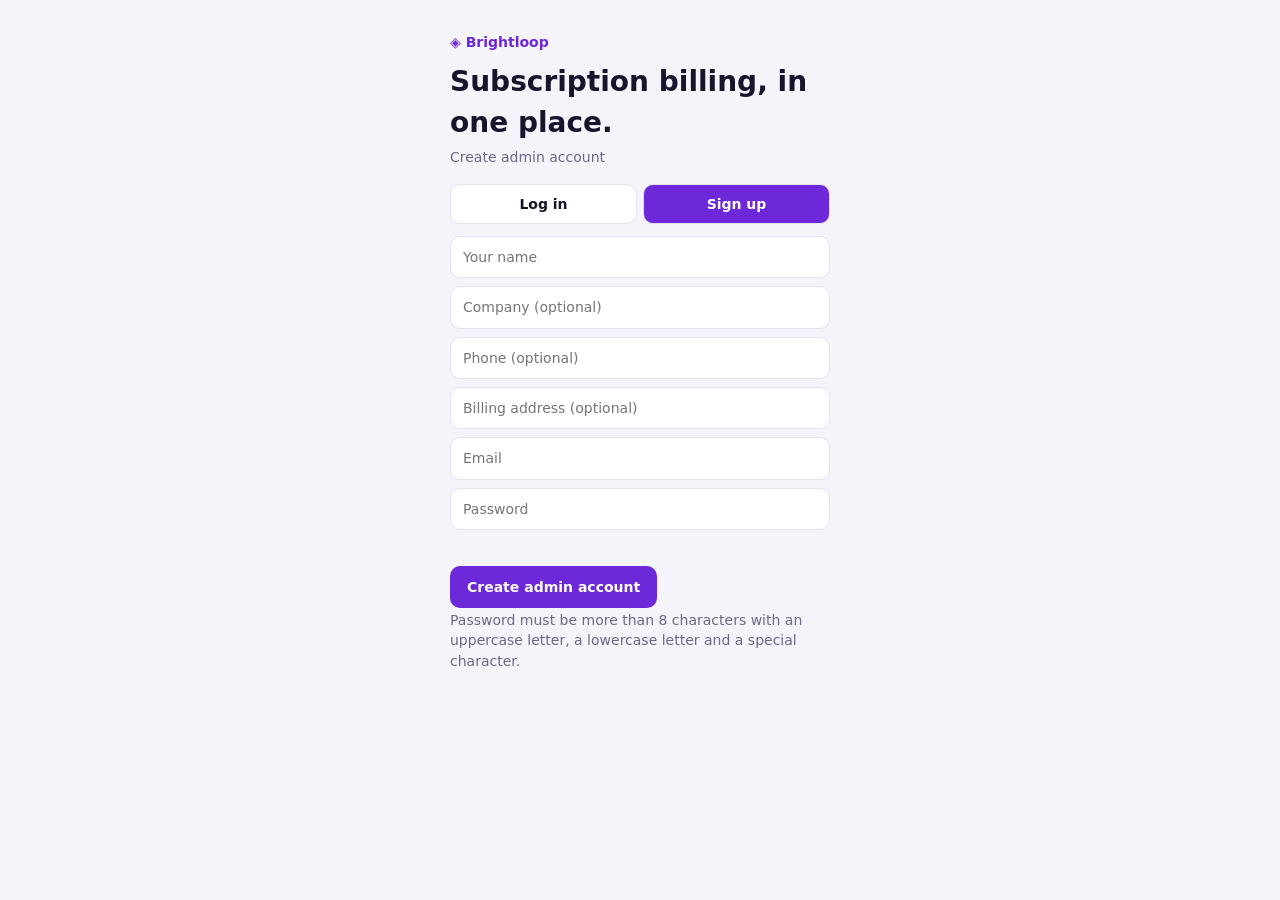
<file: ghj.html>
<!DOCTYPE html>
<html lang="en"><head><meta charset="UTF-8">
<meta name="viewport" content="width=device-width, initial-scale=1, viewport-fit=cover">
<title>Brightloop Billing</title>
<style>
:root{color-scheme:light dark;--bg:#f5f4fb;--card:#fff;--ink:#17152b;--mut:#6b6987;--line:#e4e2f0;--pri:#6d28d9;--red:#dc2626;--grn:#059669;--amb:#d97706}
@media(prefers-color-scheme:dark){:root:not([data-theme="light"]){--bg:#0b0b12;--card:#15151f;--ink:#f3f2ff;--mut:#9b99b8;--line:#272739;--pri:#8b5cf6;--red:#ff6b81;--grn:#34d399;--amb:#fbbf24}}
:root[data-theme="dark"]{color-scheme:dark;--bg:#0b0b12;--card:#15151f;--ink:#f3f2ff;--mut:#9b99b8;--line:#272739;--pri:#8b5cf6;--red:#ff6b81;--grn:#34d399;--amb:#fbbf24}
*{box-sizing:border-box;margin:0;padding:0}
body{background:var(--bg);color:var(--ink);font:14px/1.45 system-ui,-apple-system,"Segoe UI",sans-serif;padding-top:env(safe-area-inset-top,0px);padding-bottom:env(safe-area-inset-bottom,0px)}
button,input,select{font:inherit;color:inherit}button{cursor:pointer}
input,select{width:100%;padding:10px 12px;border:1px solid var(--line);border-radius:10px;background:var(--card);margin-bottom:8px}
input[type=checkbox]{width:auto;margin:0 8px 0 0}
a{color:var(--pri);font-weight:600;text-decoration:none}
.btn{display:inline-block;padding:10px 16px;border:1px solid transparent;border-radius:10px;background:var(--pri);color:#fff;font-weight:700;margin:2px 4px 2px 0}
.btn.g{background:var(--card);color:var(--ink);border-color:var(--line)}.btn.s{padding:6px 11px;font-size:12.5px}.btn:disabled{opacity:.4}
.mut{color:var(--mut)}.err{color:var(--red);min-height:18px;font-size:13px;margin:4px 0}
header{display:flex;align-items:center;gap:10px;padding:12px 16px;background:var(--card);border-bottom:1px solid var(--line)}.sp{flex:1}
nav{display:flex;gap:6px;overflow-x:auto;padding:10px 16px;background:var(--card);border-bottom:1px solid var(--line)}
nav button{white-space:nowrap;padding:7px 13px;border:0;border-radius:16px;background:none;color:var(--mut);font-weight:600}nav button.on{background:var(--pri);color:#fff}
main{max-width:1100px;margin:0 auto;padding:16px}
.top{display:flex;justify-content:space-between;align-items:center;gap:8px;margin-bottom:12px}.top h2{font-size:20px}
.card{background:var(--card);border:1px solid var(--line);border-radius:16px;padding:14px;margin-bottom:14px}.card h3{margin-bottom:8px}
.sc{overflow-x:auto;padding:4px 10px}table{width:100%;border-collapse:collapse;min-width:560px}
th{text-align:left;font-size:11.5px;text-transform:uppercase;letter-spacing:.04em;color:var(--mut);padding:10px 8px}td{padding:10px 8px;border-top:1px solid var(--line);vertical-align:top}
.kp{display:grid;grid-template-columns:repeat(auto-fit,minmax(150px,1fr));gap:12px;margin-bottom:14px}.kp .card{margin:0}.kp b{display:block;font-size:22px;margin-top:2px}
.chip{display:inline-block;padding:2px 9px;border-radius:10px;font-size:11.5px;font-weight:700;background:var(--line);color:var(--mut)}
.chip.active,.chip.paid{background:rgba(5,150,105,.15);color:var(--grn)}.chip.confirmed,.chip.quotation{background:rgba(109,40,217,.15);color:var(--pri)}.chip.overdue,.chip.cancelled{background:rgba(220,38,38,.15);color:var(--red)}.chip.red{background:rgba(220,38,38,.15);color:var(--red)}
.fl{display:flex;gap:8px;flex-wrap:wrap;margin-bottom:10px}.fl>*{flex:1;min-width:140px;margin:0}
.lab{display:block;font-size:12px;color:var(--mut);margin:6px 0 3px}.chk{display:flex;align-items:center;margin:8px 0}
.x{border:0;background:none;color:var(--mut);padding:4px 7px;font-size:15px}
.pgr{display:flex;justify-content:space-between;align-items:center;margin-bottom:14px}
.toast{background:rgba(5,150,105,.15);color:var(--grn);padding:10px 14px;border-radius:12px;margin-bottom:12px;font-weight:600}
.steps{display:flex;gap:6px;flex-wrap:wrap;margin-bottom:12px}.steps span{padding:4px 11px;border-radius:12px;background:var(--line);color:var(--mut);font-size:12px}.steps .on{background:var(--pri);color:#fff;font-weight:700}
.row{display:grid;grid-template-columns:2fr 70px 1.2fr auto;gap:6px;align-items:center}.row *{margin:0}
.dl{display:grid;grid-template-columns:repeat(auto-fit,minmax(170px,1fr));gap:8px 16px;margin-bottom:10px}.dl small{display:block;color:var(--mut)}
.tot{text-align:right;margin-top:8px}.tot div{margin:2px 0}
#auth{max-width:420px;margin:0 auto;padding:32px 20px}#auth h1{font-size:28px;margin:10px 0 4px}
.seg{display:flex;gap:6px;margin:16px 0 12px}.seg button{flex:1;padding:9px;border:1px solid var(--line);border-radius:10px;background:var(--card);font-weight:600}.seg .on{background:var(--pri);color:#fff}
@media print{.noprint{display:none!important}body{background:#fff;color:#000}}
</style></head><body><div id="root"></div>
<script>
const $=s=>document.querySelector(s);
const R=(k,d)=>{try{return JSON.parse(localStorage.getItem(k))??d}catch(e){return d}};
const W=(k,v)=>{try{localStorage.setItem(k,JSON.stringify(v))}catch(e){}};
let DB=R('bl_db',null),me=null,page='dash',arg=null,pg=0,flt={},msg='',F=null,au='in',rl=null,rt=null,PM=null;
const save=()=>{PM=null;W('bl_db',DB)};
const esc=s=>String(s??'').replace(/[&<>"']/g,c=>({'&':'&amp;','<':'&lt;','>':'&gt;','"':'&quot;',"'":'&#39;'}[c]));
const inr=n=>'₹'+(+n||0).toLocaleString('en-IN',{maximumFractionDigits:2});
const ds=x=>x.getFullYear()+'-'+String(x.getMonth()+1).padStart(2,'0')+'-'+String(x.getDate()).padStart(2,'0');
const today=()=>ds(new Date()),dt=d=>new Date(d+'T00:00:00');
const addD=(d,n)=>{const x=dt(d);x.setDate(x.getDate()+n);return ds(x)};
const addP=(d,p)=>{const x=dt(d);if(p==='daily')x.setDate(x.getDate()+1);else if(p==='weekly')x.setDate(x.getDate()+7);else if(p==='monthly')x.setMonth(x.getMonth()+1);else x.setFullYear(x.getFullYear()+1);return ds(x)};
const uid=()=>Math.random().toString(36).slice(2,9);
const get=(en,id)=>DB[en].find(x=>x.id===id),cn=id=>get('users',id)?.name||'—';
const cd=id=>{const u=get('users',id)||{};return [u.co,u.email,u.ph,u.ad].filter(Boolean).map(x=>'<br><span class="mut">'+esc(x)+'</span>').join('')};
const pwOk=p=>p.length>8&&/[A-Z]/.test(p)&&/[a-z]/.test(p)&&/[^A-Za-z0-9]/.test(p);
const PWMSG='Password must be more than 8 characters with an uppercase letter, a lowercase letter and a special character.';
async function hash(s){const b=await crypto.subtle.digest('SHA-256',new TextEncoder().encode(s));return[...new Uint8Array(b)].map(x=>x.toString(16).padStart(2,'0')).join('')}
const ST=['Draft','Quotation','Confirmed','Active','Closed'];
const chip=s=>`<span class="chip ${String(s).split(' ')[0].toLowerCase()}">${esc(s)}</span>`;

/* ---- generic master data ---- */
const ENT={
products:{t:'Products',f:[['name','Name','t'],['type','Type','s',['Service','Goods','Add-on']],['sale','Sales price','n'],['cost','Cost price','n'],['notes','Notes','t'],['variants','Variants (Attribute:Value:Extra price, comma separated. e.g. Brand:Odoo:560)','t']],c:['name','type','sale','cost']},
plans:{t:'Plans',f:[['name','Name','t'],['price','Price','n'],['period','Billing period','s',['daily','weekly','monthly','yearly']],['minQty','Minimum quantity','n'],['start','Available from','d'],['end','Available until','d'],['autoClose','Close automatically when it ends','c'],['closable','Can be closed early','c'],['pausable','Can be paused','c'],['renewable','Can be renewed','c']],c:['name','price','period','start','end']},
templates:{t:'Quote templates',f:[['name','Name','t'],['plan','Plan','r','plans'],['pid','Product 1','r','products'],['qty','Quantity 1','n'],['pid2','Product 2 (optional)','r','products'],['qty2','Quantity 2','n'],['pid3','Product 3 (optional)','r','products'],['qty3','Quantity 3','n'],['days','Valid for (days)','n']],c:['name','plan','pid','pid2','days']},
taxes:{t:'Taxes',f:[['name','Name','t'],['rate','Rate %','n']],c:['name','rate']},
discounts:{t:'Discounts',f:[['name','Name','t'],['kind','Type','s',['percent','fixed']],['value','Value','n'],['minAmt','Minimum purchase','n'],['minQty','Minimum quantity','n'],['start','Start date','d'],['end','End date','d'],['limit','Usage limit (0 = unlimited)','n'],['scope','Applies to','s',['product','subscription']],['target','Product (when applying to a product)','r','products']],c:['name','kind','value','scope','used']}};
const cell=(E,k,r)=>{const f=E.f.find(x=>x[0]===k);if(!f)return esc(r[k]??0);const v=r[k];if(f[2]==='r')return esc(get(f[3],v)?.name||'—');if(f[2]==='c')return v?'Yes':'No';if(f[2]==='n'&&/price|sale|cost|minAmt/.test(k))return inr(v);return esc(v??'')||'—'};
const pg_=a=>a.slice(pg*20,pg*20+20);
const pager=n=>n>20?`<div class="pgr noprint"><button class="btn g s" ${pg?'':'disabled'} onclick="pg--;render()">‹ Prev</button><span class="mut">Page ${pg+1} of ${Math.ceil(n/20)} · ${n} records</span><button class="btn g s" ${(pg+1)*20<n?'':'disabled'} onclick="pg++;render()">Next ›</button></div>`:'';
const tbl=(h,rows)=>`<div class="card sc"><table><tr>${h.map(x=>`<th>${x}</th>`).join('')}</tr>${rows.length?rows.map(r=>`<tr>${r.map(c=>`<td>${c}</td>`).join('')}</tr>`).join(''):`<tr><td colspan="${h.length}" class="mut">Nothing here yet.</td></tr>`}</table></div>`;
function entList(en){const E=ENT[en],a=DB[en];return`<div class="top"><h2>${E.t}</h2><button class="btn" onclick="go('${en}','new')">＋ New</button></div>`+tbl(E.c.map(k=>(E.f.find(x=>x[0]===k)||[0,k[0].toUpperCase()+k.slice(1)])[1]).concat(['']),pg_(a).map(r=>E.c.map(k=>cell(E,k,r)).concat([`<button class="x" onclick="go('${en}','${r.id}')">✎</button><button class="x" onclick="del('${en}','${r.id}')">✕</button>`])))+pager(a.length)}
function entForm(en,id){const E=ENT[en],r=id?get(en,id):{};return`<div class="card"><h3>${id?'Edit':'New'} · ${E.t}</h3>`+E.f.map(([k,l,t,o])=>{const v=r[k]??'';if(t==='c')return`<label class="chk"><input type="checkbox" id="f_${k}" ${r[k]?'checked':''}>${l}</label>`;let i;
if(t==='s')i=`<select id="f_${k}">${o.map(x=>`<option ${x==v?'selected':''}>${x}</option>`).join('')}</select>`;
else if(t==='r')i=`<select id="f_${k}"><option value="">—</option>${DB[o].map(x=>`<option value="${x.id}" ${x.id===v?'selected':''}>${esc(x.name)}</option>`).join('')}</select>`;
else i=`<input id="f_${k}" type="${t==='n'?'number':t==='d'?'date':'text'}" value="${esc(v)}" ${t==='n'?'step="any" min="0"':''}>`;
return`<label class="lab">${l}</label>${i}`}).join('')+`<div class="err" id="err"></div><button class="btn" onclick="saveEnt('${en}','${id||''}')">Save</button><button class="btn g" onclick="go('${en}')">Cancel</button></div>`}
function saveEnt(en,id){const o={};for(const[k,l,t]of ENT[en].f){const el=$('#f_'+k);o[k]=t==='c'?el.checked:t==='n'?+el.value||0:el.value.trim()}
if(!o.name){$('#err').textContent='Name is required.';return}
if(en==='plans'&&o.end&&o.start&&o.end<o.start){$('#err').textContent='End date must be after the start date.';return}
if(en==='discounts'&&o.value<=0){$('#err').textContent='Enter a discount value above 0.';return}
if(id)Object.assign(get(en,id),o);else DB[en].push({id:uid(),used:0,...o});save();go(en)}
function del(en,id){if(confirm('Delete this record?')){DB[en]=DB[en].filter(x=>x.id!==id);save();render()}}

/* ---- maths ---- */
const paidMap=()=>PM||(PM=DB.payments.reduce((m,p)=>(m[p.inv]=(m[p.inv]||0)+p.amt,m),{}));
const out=i=>Math.max(0,i.total-(paidMap()[i.id]||0)),od=i=>i.status==='Confirmed'&&i.due<today();
function totals(lines,apply){let st=0,tax=0,disc=0,used=[];lines.forEach(l=>{l.amt=l.qty*l.price;st+=l.amt;tax+=l.amt*(get('taxes',l.tax)?.rate||0)/100});
if(apply){const t=today();DB.discounts.forEach(d=>{if((d.start&&d.start>t)||(d.end&&d.end<t)||(d.limit>0&&(d.used||0)>=d.limit))return;
const b=d.scope==='product'?lines.filter(l=>l.pid===d.target):lines,amt=b.reduce((a,l)=>a+l.amt,0),q=b.reduce((a,l)=>a+l.qty,0);
if(!b.length||amt<(d.minAmt||0)||q<(d.minQty||0))return;disc+=Math.min(amt,d.kind==='percent'?amt*d.value/100:d.value);used.push(d.id)})}
disc=Math.min(disc,st);tax*=st?(st-disc)/st:1;return{st,disc,tax,total:st-disc+tax,used}}
function mkInv(s,p,key){const lines=s.lines.map(l=>({...l})),t=totals(lines,true);t.used.forEach(id=>{const d=get('discounts',id);d.used=(d.used||0)+1});
DB.invoices.push({id:uid(),no:'INV-'+String(++DB.n.inv).padStart(5,'0'),key,sid:s.id,cust:s.cust,date:s.next,due:addD(s.next,{'Immediate':0,'15 days':15,'30 days':30}[s.terms]||0),lines,st:t.st,disc:t.disc,tax:t.tax,total:t.total,status:'Draft',sent:false})}
function runBilling(){const t0=performance.now();let n=0;const t=today();DB.subs.forEach(s=>{if(s.status!=='Active'||s.paused)return;const p=get('plans',s.plan);let g=0;
while(s.next<=t&&(!s.exp||s.next<=s.exp)&&g++<24){const k=s.id+':'+s.next;if(!DB.invoices.some(i=>i.key===k)){mkInv(s,p,k);n++}s.next=addP(s.next,p.period)}});
save();msg=n?n+' invoice'+(n>1?'s':'')+' created in '+Math.round(performance.now()-t0)+' ms. Nothing is billed twice.':'No subscriptions are due for billing.';render()}
function demo(){const t0=performance.now(),p=DB.plans[0],pr=DB.products[0];if(!p||!pr||!DB.taxes[0]){msg='Add a product, plan and tax first.';render();return}
const cs=[],ov=opts(pr);for(let i=0;i<100;i++){const u={id:uid(),name:'Demo Customer '+(i+1),email:'demo'+uid()+'@example.com',h:'x',role:'customer',co:'Demo Co '+(i+1)};DB.users.push(u);cs.push(u.id)}
for(let i=0;i<2000;i++){const o=ov[i%ov.length],d=addD(today(),-(i%40));DB.subs.push({id:uid(),no:'SUB-'+String(++DB.n.sub).padStart(4,'0'),cust:cs[i%100],plan:p.id,start:d,exp:'',terms:['Immediate','15 days','30 days'][i%3],valid:'',lines:[{pid:pr.id,v:o.l,qty:1+i%5,tax:DB.taxes[0].id,price:pr.sale+o.x}],status:'Active',next:d,paused:false})}
save();msg='Added 2,000 demo subscriptions in '+Math.round(performance.now()-t0)+' ms. Now open Invoices and press Run billing.';render()}
function autoClose(){let c=0;DB.subs.forEach(s=>{const p=get('plans',s.plan);if(s.status==='Active'&&p?.autoClose&&((p.end&&p.end<today())||(s.exp&&s.exp<today()))){s.status='Closed';c=1}});if(c)save()}

/* ---- auth ---- */
function seed(){Promise.resolve().then(()=>{DB={users:[],products:[{id:'p1',name:'Brightloop CRM',type:'Service',sale:1000,cost:400,notes:'',variants:'Brand:Odoo:560, Brand:Zoho:300'}],plans:[{id:'pl1',name:'Monthly Standard',price:1000,period:'monthly',minQty:1,start:today(),end:'',autoClose:true,closable:true,pausable:true,renewable:true}],templates:[],taxes:[{id:'t1',name:'GST 18%',rate:18}],discounts:[],subs:[],invoices:[],payments:[],resets:{},n:{sub:0,inv:0}};save();boot()})}
function boot(){if(!DB){seed();return}me=DB.users.find(u=>u.id===R('bl_ses',null))||null;if(!DB.users.length)au='up';autoClose();render()}
function authView(){const T={in:'Log in',up:DB.users.length?'Create account':'Create admin account',fg:'Forgot password',rs:'Set new password'}[au];
return`<div id="auth"><b style="color:var(--pri)">◈ Brightloop</b><h1>Subscription billing, in one place.</h1><p class="mut">${T}</p>
<div class="seg"><button class="${au==='in'?'on':''}" onclick="au='in';render()">Log in</button><button class="${au==='up'?'on':''}" onclick="au='up';render()">Sign up</button></div>
${au==='up'?'<input id="an" placeholder="Your name"><input id="ac" placeholder="Company (optional)"><input id="aph" placeholder="Phone (optional)"><input id="aad" placeholder="Billing address (optional)">':''}
${au==='rs'?'':'<input id="ae" type="email" placeholder="Email">'}
${au==='fg'?'':`<input id="ap" type="password" placeholder="${au==='rs'?'New password':'Password'}">`}
<div class="err" id="err"></div>${rl?`<div class="toast">If this email is registered, a reset link has been sent. (Demo: no mail server, so open it here) <button class="btn s" onclick="au='rs';rt=rl;rl=null;render()">Open reset link</button></div>`:''}
<button class="btn" onclick="doAuth()">${T}</button>
${au==='in'?'<button class="btn g" onclick="au=\'fg\';render()">Forgot password?</button>':''}
${au==='up'?`<p class="mut">${PWMSG}</p>`:''}</div>`}
async function doAuth(){const g=i=>($('#'+i)?.value||'').trim(),em=g('ae').toLowerCase(),pw=$('#ap')?.value||'',er=m=>{$('#err').textContent=m};
if(au!=='rs'&&!/^\S+@\S+\.\S+$/.test(em))return er('Enter a valid email.');
const u=DB.users.find(x=>x.email===em);
if(au==='fg'){if(u){const k=uid()+uid();DB.resets[k]={email:em,exp:Date.now()+36e5};save();rl=k}else rl=null;render();if(!u)$('#err').textContent='If this email is registered, a reset link has been sent.';return}
if(au==='rs'){const r=DB.resets[rt];if(!r||r.exp<Date.now())return er('This reset link has expired.');if(!pwOk(pw))return er(PWMSG);
const x=DB.users.find(y=>y.email===r.email);x.h=await hash(x.email+':'+pw);delete DB.resets[rt];save();au='in';msg='';render();$('#err').textContent='Password updated. Please log in.';return}
if(au==='up'){const name=g('an');if(!name)return er('Enter your name.');if(u)return er('This email already has an account.');if(!pwOk(pw))return er(PWMSG);
DB.users.push({id:uid(),name,email:em,h:await hash(em+':'+pw),role:DB.users.length?'customer':'admin',co:g('ac'),ph:g('aph'),ad:g('aad')});save();au='in';render();$('#err').textContent='Account created. Please log in.';return}
if(!u||u.h!==await hash(em+':'+pw))return er('Wrong email or password.');
W('bl_ses',u.id);me=u;page=tabs()[0][0];arg=null;render()}
function logout(){try{localStorage.removeItem('bl_ses')}catch(e){}me=null;au='in';render()}

/* ---- shell ---- */
const tabs=()=>me.role==='customer'?[['subs','My subscriptions'],['invoices','My invoices']]:[['dash','Dashboard'],['subs','Subscriptions'],['invoices','Invoices'],['payments','Payments'],['customers','Customers'],...(me.role==='admin'?[['products','Products'],['plans','Plans'],['templates','Templates'],['taxes','Taxes'],['discounts','Discounts'],['team','Staff']]:[])];
function go(p,a){page=p;arg=a||null;pg=0;msg='';render();scrollTo(0,0)}
function render(){const r=$('#root');if(!me){r.innerHTML=authView();return}const T=tabs();if(!T.some(t=>t[0]===page))page=T[0][0];
r.innerHTML=`<header class="noprint"><b>◈ Brightloop</b><span class="chip">${me.role}</span><span class="sp"></span><span class="mut">${esc(me.name)}</span><button class="btn g s" onclick="logout()">Log out</button></header><nav class="noprint">${T.map(t=>`<button class="${t[0]===page?'on':''}" onclick="go('${t[0]}')">${t[1]}</button>`).join('')}</nav><main>${msg?`<div class="toast">${esc(msg)}</div>`:''}${view()}</main>`}
function view(){if(ENT[page])return arg?entForm(page,arg==='new'?'':arg):entList(page);return({dash,subs:subsV,invoices:invV,payments:payV,customers:custV,team:teamV})[page]()}
const vis=en=>me.role==='customer'?DB[en].filter(x=>x.cust===me.id&&(en!=='invoices'||(x.status!=='Draft'&&x.status!=='Cancelled'))):DB[en];

/* ---- subscriptions ---- */
const opts=p=>[{l:'Standard',x:0},...(p.variants||'').split(',').map(v=>v.trim()).filter(Boolean).map(v=>{const[a,b,c]=v.split(':');return{l:a+': '+(b||''),x:+c||0}})];
function newSub(){F={cust:'',plan:DB.plans[0]?.id||'',tpl:'',start:today(),exp:'',terms:'Immediate',valid:'',lines:[]};go('subs','new')}
function applyTpl(id){const t=get('templates',id);F.tpl=id;if(t){F.plan=t.plan;F.valid=addD(today(),t.days||0);F.lines=[[t.pid,t.qty],[t.pid2,t.qty2],[t.pid3,t.qty3]].map(([id,q])=>[get('products',id),q]).filter(x=>x[0]).map(([p,q])=>({pid:p.id,v:'Standard',qty:q||1,tax:DB.taxes[0]?.id||'',price:p.sale}))}render()}
function setLine(i,val){const[pid,ix]=val.split('|'),p=get('products',pid),o=opts(p)[+ix];Object.assign(F.lines[i],{pid,v:o.l,price:p.sale+o.x});render()}
function subForm(){const ls=F.lines.map((l,i)=>`<div class="row" style="margin-bottom:6px"><select onchange="setLine(${i},this.value)">${DB.products.flatMap(p=>opts(p).map((o,ix)=>`<option value="${p.id}|${ix}" ${p.id===l.pid&&o.l===l.v?'selected':''}>${esc(p.name)} — ${esc(o.l)} (${inr(p.sale+o.x)})</option>`)).join('')}</select><input type="number" min="1" value="${l.qty}" onchange="F.lines[${i}].qty=+this.value||1;render()"><select onchange="F.lines[${i}].tax=this.value;render()"><option value="">No tax</option>${DB.taxes.map(t=>`<option value="${t.id}" ${t.id===l.tax?'selected':''}>${esc(t.name)}</option>`).join('')}</select><button class="x" onclick="F.lines.splice(${i},1);render()">✕</button></div>`).join('');
const t=totals(F.lines.map(l=>({...l})),false);
return`<div class="top"><h2>New subscription</h2></div><div class="card"><label class="lab">Customer</label><select onchange="F.cust=this.value"><option value="">Select…</option>${DB.users.filter(u=>u.role==='customer').map(u=>`<option value="${u.id}" ${u.id===F.cust?'selected':''}>${esc(u.name)} (${esc(u.email)})</option>`).join('')}</select>
<label class="lab">Start from a quotation template (optional)</label><select onchange="applyTpl(this.value)"><option value="">None</option>${DB.templates.map(x=>`<option value="${x.id}" ${x.id===F.tpl?'selected':''}>${esc(x.name)}</option>`).join('')}</select>
<label class="lab">Plan</label><select onchange="F.plan=this.value">${DB.plans.map(p=>`<option value="${p.id}" ${p.id===F.plan?'selected':''}>${esc(p.name)} · ${p.period} · min qty ${p.minQty}</option>`).join('')}</select>
<div class="fl"><div><label class="lab">Start date</label><input type="date" value="${F.start}" onchange="F.start=this.value"></div><div><label class="lab">Expiry date</label><input type="date" value="${F.exp}" onchange="F.exp=this.value"></div><div><label class="lab">Payment terms</label><select onchange="F.terms=this.value">${['Immediate','15 days','30 days'].map(x=>`<option ${x===F.terms?'selected':''}>${x}</option>`).join('')}</select></div></div>
<h3>Lines</h3>${ls||'<p class="mut">No lines yet.</p>'}<button class="btn g s" onclick="F.lines.push({pid:DB.products[0].id,v:'Standard',qty:1,tax:DB.taxes[0]?.id||'',price:DB.products[0].sale});render()" ${DB.products.length?'':'disabled'}>＋ Add line</button>
<div class="tot"><div>Subtotal ${inr(t.st)}</div><div>Tax ${inr(t.tax)}</div><b>Total ${inr(t.total)}</b></div><div class="err" id="err"></div><button class="btn" onclick="saveSub()">Save as draft</button><button class="btn g" onclick="go('subs')">Cancel</button></div>`}
function saveSub(){const er=m=>{$('#err').textContent=m},p=get('plans',F.plan);
if(!F.cust)return er('Choose a customer.');if(!p)return er('Choose a plan.');if(!F.lines.length)return er('Add at least one line.');if(!F.start)return er('Pick a start date.');
if(F.exp&&F.exp<F.start)return er('Expiry must be after the start date.');
if(F.lines.some(l=>l.qty<p.minQty))return er('This plan needs a minimum quantity of '+p.minQty+' per line.');
if((p.start&&F.start<p.start)||(p.end&&F.start>p.end))return er('This plan is only available from '+(p.start||'any date')+' to '+(p.end||'no end date')+'.');
DB.subs.push({id:uid(),no:'SUB-'+String(++DB.n.sub).padStart(4,'0'),cust:F.cust,plan:F.plan,start:F.start,exp:F.exp,terms:F.terms,valid:F.valid,lines:F.lines,status:'Draft',next:F.start,paused:false});save();go('subs')}
function setSt(id,st){const s=get('subs',id);s.status=st;if(st==='Active')s.next=s.next||s.start;save();render()}
function act(id,a){const s=get('subs',id),p=get('plans',s.plan);if(a==='pause')s.paused=!s.paused;else s.exp=addP(s.exp&&s.exp>=today()?s.exp:today(),p.period);save();render()}
function subsV(){if(arg==='new')return subForm();if(arg)return subDet(arg);
const q=(flt.sq||'').toLowerCase(),st=flt.ss||'',a=vis('subs').filter(s=>(!st||s.status===st)&&(!q||(s.no+cn(s.cust)).toLowerCase().includes(q)));
return`<div class="top"><h2>${me.role==='customer'?'My subscriptions':'Subscriptions'}</h2>${me.role!=='customer'?'<button class="btn" onclick="newSub()">＋ New</button>':''}</div><div class="fl"><input placeholder="Search number or customer" value="${esc(flt.sq||'')}" onchange="flt.sq=this.value;pg=0;render()"><select onchange="flt.ss=this.value;pg=0;render()"><option value="">All statuses</option>${ST.map(x=>`<option ${x===st?'selected':''}>${x}</option>`).join('')}</select></div>`+
tbl(['No','Customer','Plan','Start','Expiry','Status','Total'],pg_(a).map(s=>[`<a href="#" onclick="go('subs','${s.id}');return false">${s.no}</a>`,esc(cn(s.cust)),esc(get('plans',s.plan)?.name||'—'),s.start,s.exp||'—',chip(s.status+(s.paused?' (paused)':'')),inr(totals(s.lines.map(l=>({...l})),false).total)]))+pager(a.length)}
function subDet(id){const s=get('subs',id),p=get('plans',s.plan),t=totals(s.lines.map(l=>({...l})),false),stf=me.role!=='customer',nx={Draft:['Quotation','Send quotation'],Quotation:['Confirmed','Confirm'],Confirmed:['Active','Activate']}[s.status];let b='';
{if(stf&&nx)b+=`<button class="btn" onclick="setSt('${id}','${nx[0]}')">${nx[1]}</button>`;if(s.status==='Active'){if(p?.pausable)b+=`<button class="btn g" onclick="act('${id}','pause')">${s.paused?'Resume':'Pause'}</button>`;if(p?.renewable)b+=`<button class="btn g" onclick="act('${id}','renew')">Renew</button>`;if(p?.closable)b+=`<button class="btn g" onclick="setSt('${id}','Closed')">Close</button>`}}
const ex=s.status==='Quotation'&&s.valid&&s.valid<today()?' <span class="chip red">Quote expired</span>':'',inv=DB.invoices.filter(i=>i.sid===id);
return`<div class="top"><h2>${s.no}</h2><button class="btn g s" onclick="go('subs')">‹ Back</button></div><div class="card"><div class="steps">${ST.map(x=>`<span class="${x===s.status?'on':''}">${x}</span>`).join('')}</div>${ex}
<div class="dl"><div><small>Customer</small>${esc(cn(s.cust))}</div><div><small>Plan</small>${esc(p?.name||'—')} (${p?.period})</div><div><small>Start</small>${s.start}</div><div><small>Expiry</small>${s.exp||'—'}</div><div><small>Payment terms</small>${s.terms}</div><div><small>Quote valid until</small>${s.valid||'—'}</div><div><small>Next billing</small>${s.status==='Active'?s.next:'—'}</div></div>${b}</div>`+
tbl(['Product','Variant','Qty','Unit price','Tax','Amount'],s.lines.map(l=>[esc(get('products',l.pid)?.name||'—'),esc(l.v),l.qty,inr(l.price),esc(get('taxes',l.tax)?.name||'—'),inr(l.qty*l.price)]))+`<div class="card tot"><div>Subtotal ${inr(t.st)}</div><div>Tax ${inr(t.tax)}</div><b>Total per period ${inr(t.total)}</b></div><h3>Invoices</h3>`+
tbl(['No','Date','Total','Status'],inv.filter(i=>me.role!=='customer'||i.status!=='Draft').map(i=>[`<a href="#" onclick="go('invoices','${i.id}');return false">${i.no}</a>`,i.date,inr(i.total),chip(od(i)?'Overdue':i.status)]))}

/* ---- invoices & payments ---- */
function invV(){if(arg)return invDet(arg);const st=flt.is||'',a=vis('invoices').filter(i=>!st||(st==='Overdue'?od(i):i.status===st)).sort((x,y)=>y.no.localeCompare(x.no));
return`<div class="top"><h2>${me.role==='customer'?'My invoices':'Invoices'}</h2>${me.role!=='customer'?'<button class="btn" onclick="runBilling()">⚙ Run billing</button>':''}</div><div class="fl"><select onchange="flt.is=this.value;pg=0;render()"><option value="">All</option>${['Draft','Confirmed','Paid','Overdue','Cancelled'].map(x=>`<option ${x===st?'selected':''}>${x}</option>`).join('')}</select></div>`+
tbl(['No','Customer','Date','Due','Total','Outstanding','Status'],pg_(a).map(i=>[`<a href="#" onclick="go('invoices','${i.id}');return false">${i.no}</a>`,esc(cn(i.cust)),i.date,i.due,inr(i.total),inr(i.status==='Cancelled'?0:out(i)),chip(od(i)?'Overdue':i.status)]))+pager(a.length)}
function invDet(id){const i=get('invoices',id),stf=me.role!=='customer',ps=DB.payments.filter(p=>p.inv===id);let b='';
if(stf){if(i.status==='Draft')b+=`<button class="btn" onclick="invSt('${id}','Confirmed')">Confirm</button>`;if((i.status==='Draft'||i.status==='Confirmed')&&!ps.length)b+=`<button class="btn g" onclick="invSt('${id}','Cancelled')">Cancel</button>`;if(i.status!=='Cancelled')b+=`<button class="btn g" onclick="get('invoices','${id}').sent=true;save();msg='Invoice sent to '+get('users',get('invoices','${id}').cust).email+' (demo)';render()">Send</button>`}
b+=`<button class="btn g" onclick="window.print()">Print</button>`;
return`<div class="top noprint"><h2>${i.no}</h2><button class="btn g s" onclick="go('invoices')">‹ Back</button></div><div class="card"><h3 style="display:none">${i.no}</h3><div class="dl"><div><small>Invoice</small>${i.no} ${chip(od(i)?'Overdue':i.status)}${i.sent?' <span class="chip">Sent</span>':''}</div><div><small>Customer</small>${esc(cn(i.cust))}${cd(i.cust)}</div><div><small>Date</small>${i.date}</div><div><small>Due</small>${i.due}</div><div><small>Subscription</small>${esc(get('subs',i.sid)?.no||'—')}</div></div><div class="noprint">${b}</div></div>`+
tbl(['Product','Variant','Qty','Unit price','Tax','Amount'],i.lines.map(l=>[esc(get('products',l.pid)?.name||'—'),esc(l.v),l.qty,inr(l.price),esc(get('taxes',l.tax)?.name||'—'),inr(l.amt)]))+
`<div class="card tot"><div>Subtotal ${inr(i.st)}</div>${i.disc?`<div>Discount −${inr(i.disc)}</div>`:''}<div>Tax ${inr(i.tax)}</div><b>Total ${inr(i.total)}</b><div class="mut">Paid ${inr(i.total-out(i))} · Outstanding ${inr(i.status==='Cancelled'?0:out(i))}</div></div>`+
(ps.length?`<h3>Payments</h3>`+tbl(['Date','Method','Amount','Note'],ps.map(p=>[p.date,p.method,inr(p.amt),esc(p.note||'—')])):'')+
(!stf&&i.status==='Confirmed'?`<div class="card noprint"><button class="btn" onclick="payNow('${id}')">Pay ${inr(out(i))} now</button> <span class="mut">Demo checkout: records an online payment.</span></div>`:'')+(stf&&i.status==='Confirmed'?`<div class="card noprint"><h3>Record payment</h3><div class="fl"><select id="pm">${['UPI','Credit card','Bank transfer','Cash','Cheque'].map(x=>`<option>${x}</option>`).join('')}</select><input id="pa" type="number" min="0" step="any" value="${out(i).toFixed(2)}"><input id="pd" type="date" value="${today()}"></div><input id="pn" placeholder="Note (optional)"><div class="err" id="err"></div><button class="btn" onclick="addPay('${id}')">Save payment</button></div>`:'')}
function invSt(id,s){get('invoices',id).status=s;save();render()}
function payNow(id){const i=get('invoices',id);DB.payments.push({id:uid(),inv:id,cust:i.cust,method:'Online',amt:out(i),date:today(),note:'Paid by customer in portal'});PM=null;i.status='Paid';save();msg='Payment received. Thank you!';render()}
function addPay(id){const i=get('invoices',id),a=+$('#pa').value,er=m=>{$('#err').textContent=m};if(!(a>0))return er('Enter an amount above 0.');if(a>out(i)+.005)return er('Amount is more than the '+inr(out(i))+' outstanding.');
DB.payments.push({id:uid(),inv:id,cust:i.cust,method:$('#pm').value,amt:a,date:$('#pd').value||today(),note:$('#pn').value.trim()});PM=null;if(out(i)<=.005)i.status='Paid';save();msg='Payment recorded.';render()}
function payV(){const a=[...DB.payments].sort((x,y)=>y.date.localeCompare(x.date));return`<div class="top"><h2>Payments</h2></div>`+tbl(['Date','Invoice','Customer','Method','Amount','Note'],pg_(a).map(p=>[p.date,`<a href="#" onclick="go('invoices','${p.inv}');return false">${esc(get('invoices',p.inv)?.no||'—')}</a>`,esc(cn(p.cust)),p.method,inr(p.amt),esc(p.note||'—')]))+pager(a.length)}
function custV(){const a=DB.users.filter(u=>u.role==='customer');return`<div class="top"><h2>Customers</h2></div><div class="card"><h3>Add customer</h3><div class="fl"><input id="cn_n" placeholder="Name"><input id="cn_e" type="email" placeholder="Email"><input id="cn_p" type="password" placeholder="Temporary password"></div><div class="fl"><input id="cn_c" placeholder="Company"><input id="cn_t" placeholder="Phone"><input id="cn_a" placeholder="Billing address"></div><div class="err" id="err"></div><button class="btn" onclick="addCust()">Add customer</button></div>`+tbl(['Name','Email','Subscriptions','Outstanding'],pg_(a).map(u=>[esc(u.name),esc(u.email),DB.subs.filter(s=>s.cust===u.id).length,inr(DB.invoices.filter(i=>i.cust===u.id&&i.status==='Confirmed').reduce((x,i)=>x+out(i),0))]))+pager(a.length)}
function teamV(){const a=DB.users.filter(u=>u.role!=='customer');return`<div class="top"><h2>Staff</h2></div><div class="card"><h3>Add staff member</h3><input id="sn" placeholder="Name"><input id="se" type="email" placeholder="Email"><input id="sp" type="password" placeholder="Temporary password"><div class="err" id="err"></div><button class="btn" onclick="addStaff()">Add staff</button></div>`+tbl(['Name','Email','Role'],a.map(u=>[esc(u.name),esc(u.email),u.role]))}
async function addCust(){const v=i=>$('#'+i).value.trim(),n=v('cn_n'),e=v('cn_e').toLowerCase(),p=$('#cn_p').value,er=m=>{$('#err').textContent=m};
if(!n||!/^\S+@\S+\.\S+$/.test(e))return er('Enter a name and a valid email.');if(DB.users.some(u=>u.email===e))return er('This email already has an account.');if(!pwOk(p))return er(PWMSG);
DB.users.push({id:uid(),name:n,email:e,h:await hash(e+':'+p),role:'customer',co:v('cn_c'),ph:v('cn_t'),ad:v('cn_a')});save();msg='Customer added.';render()}
async function addStaff(){const n=$('#sn').value.trim(),e=$('#se').value.trim().toLowerCase(),p=$('#sp').value,er=m=>{$('#err').textContent=m};
if(!n||!/^\S+@\S+\.\S+$/.test(e))return er('Enter a name and a valid email.');if(DB.users.some(u=>u.email===e))return er('This email already has an account.');if(!pwOk(p))return er(PWMSG);
DB.users.push({id:uid(),name:n,email:e,h:await hash(e+':'+p),role:'staff'});save();msg='Staff member added.';render()}

/* ---- dashboard ---- */
function dash(){const f=flt.f||'',t=flt.t||'',rg=d=>(!f||d>=f)&&(!t||d<=t);
const inv=DB.invoices.filter(i=>i.status!=='Cancelled'&&i.status!=='Draft'&&rg(i.date)),pay=DB.payments.filter(p=>rg(p.date)),act=DB.subs.filter(s=>s.status==='Active'&&!s.paused);
const mrr=act.reduce((a,s)=>a+totals(s.lines.map(l=>({...l})),false).total*({daily:30,weekly:52/12,monthly:1,yearly:1/12}[get('plans',s.plan)?.period]||1),0);
const ren=act.filter(s=>s.next<=addD(today(),7)).sort((a,b)=>a.next.localeCompare(b.next)),rev=pay.reduce((a,p)=>a+p.amt,0),owed=inv.reduce((a,i)=>a+out(i),0),ods=inv.filter(od).sort((x,y)=>x.due.localeCompare(y.due)),cnt={};DB.subs.forEach(s=>cnt[s.status]=(cnt[s.status]||0)+1);
return`<div class="top"><h2>Dashboard</h2>${me.role==='admin'?'<button class="btn g s" onclick="demo()">Load 2,000 demo subscriptions</button>':''}</div><div class="fl"><div><label class="lab">From</label><input type="date" value="${f}" onchange="flt.f=this.value;render()"></div><div><label class="lab">To</label><input type="date" value="${t}" onchange="flt.t=this.value;render()"></div></div>
<div class="kp"><div class="card"><small class="mut">Active subscriptions</small><b>${act.length}</b></div><div class="card"><small class="mut">Monthly recurring revenue</small><b>${inr(mrr)}</b></div><div class="card"><small class="mut">Revenue received</small><b>${inr(rev)}</b></div><div class="card"><small class="mut">Still owed</small><b>${inr(owed)}</b></div><div class="card"><small class="mut">Overdue invoices</small><b style="color:var(--red)">${ods.length}</b></div></div>
<div class="card"><h3>Subscriptions by status</h3>${ST.map(x=>`<span class="chip" style="margin-right:6px">${x}: ${cnt[x]||0}</span>`).join('')}</div><h3>Renewals due in 7 days (${ren.length})</h3>${tbl(['Subscription','Customer','Next billing','Total'],ren.slice(0,10).map(s=>[s.no,esc(cn(s.cust)),s.next,inr(totals(s.lines.map(l=>({...l})),false).total)]))}<h3>Overdue invoices</h3>`+
tbl(['Invoice','Customer','Due','Outstanding'],pg_(ods).map(i=>[`<a href="#" onclick="go('invoices','${i.id}');return false">${i.no}</a>`,esc(cn(i.cust)),i.due,inr(out(i))]))+pager(ods.length)}
boot();
</script></body></html>
</file>
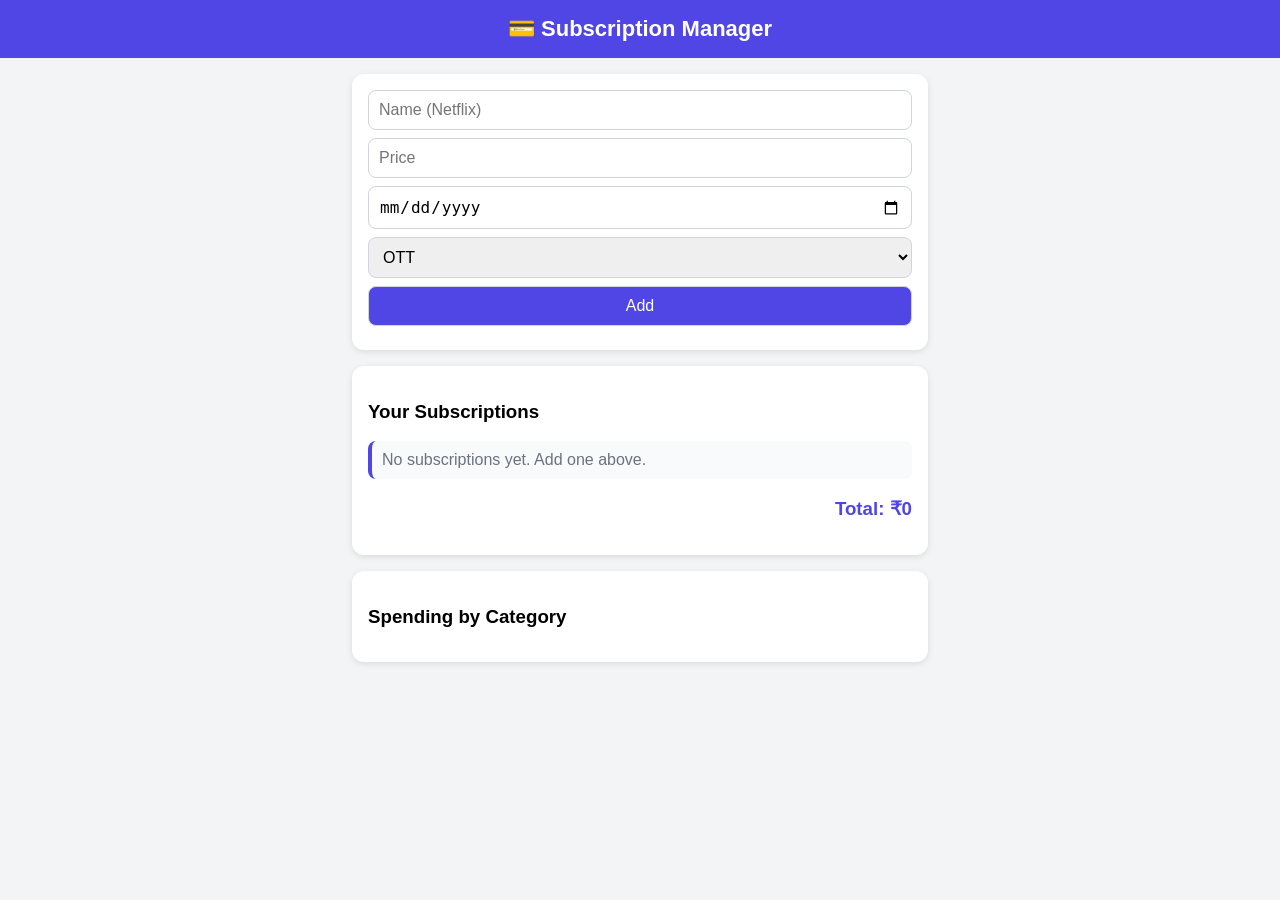
<file: hello.html>
<!DOCTYPE html>
<html lang="en">
<head>
<meta charset="UTF-8">
<meta name="viewport" content="width=device-width, initial-scale=1">
<title>Subscription Manager</title>
<style>
* { box-sizing: border-box; }
body { margin: 0; font-family: Arial, sans-serif; background: #f3f4f6; }
header { background: #4f46e5; color: white; padding: 16px; text-align: center; }
header h1 { margin: 0; font-size: 22px; }
main { max-width: 600px; margin: 16px auto; padding: 0 12px; }
.card {
  background: white; padding: 16px; border-radius: 12px;
  margin-bottom: 16px; box-shadow: 0 2px 6px rgba(0,0,0,0.1);
}
.form input, .form select, .form button {
  width: 100%; padding: 10px; margin-bottom: 8px; font-size: 16px;
  border: 1px solid #d1d5db; border-radius: 8px;
}
.add { background: #4f46e5; color: white; border: none; cursor: pointer; }
.add:hover { background: #4338ca; }
.alert {
  background: #fef2f2; border: 1px solid #ef4444; color: #b91c1c;
  padding: 12px; border-radius: 12px; margin-bottom: 16px;
}
ul { list-style: none; padding: 0; margin: 0; }
li {
  padding: 10px; margin-bottom: 8px; background: #f9fafb;
  border-radius: 8px; border-left: 4px solid #4f46e5;
}
li.urgent { border-left-color: #ef4444; background: #fef2f2; }
li.expired { border-left-color: #9ca3af; opacity: 0.7; }
li button {
  margin-top: 6px; padding: 4px 10px; border: none;
  border-radius: 6px; cursor: pointer;
}
.total { text-align: right; color: #4f46e5; }
.bar-row { margin-bottom: 10px; }
.bar { background: #e5e7eb; border-radius: 6px; height: 12px; }
.fill { background: #4f46e5; height: 12px; border-radius: 6px; }
.empty { color: #6b7280; }
</style>
</head>
<body>

<header><h1>💳 Subscription Manager</h1></header>

<main>
  <div id="alert" class="alert" hidden></div>

  <section class="card form">
    <input id="name" placeholder="Name (Netflix)">
    <input id="price" type="number" placeholder="Price">
    <input id="date" type="date">
    <select id="category">
      <option>OTT</option>
      <option>Music</option>
      <option>Software</option>
      <option>Other</option>
    </select>
    <button class="add" onclick="addSub()">Add</button>
  </section>

  <section class="card">
    <h3>Your Subscriptions</h3>
    <ul id="list"></ul>
    <h3 class="total">Total: ₹<span id="total">0</span></h3>
  </section>

  <section class="card">
    <h3>Spending by Category</h3>
    <div id="summary"></div>
  </section>
</main>

<script>
let subs = [];
try { subs = JSON.parse(localStorage.getItem("subs")) || []; } catch (e) { subs = []; }

function save() {
  try { localStorage.setItem("subs", JSON.stringify(subs)); } catch (e) {}
}

function esc(t) {
  const d = document.createElement("div");
  d.textContent = t;
  return d.innerHTML;
}

function parseDate(s) {
  const [y, m, d] = s.split("-").map(Number);
  return new Date(y, m - 1, d);
}

function validDate(s) {
  return /^\d{4}-\d{2}-\d{2}$/.test(s) && !isNaN(parseDate(s));
}

function daysLeft(s) {
  const today = new Date();
  today.setHours(0, 0, 0, 0);
  return Math.round((parseDate(s) - today) / 86400000);
}

function addSub() {
  const name = document.getElementById("name").value.trim();
  const price = Number(document.getElementById("price").value);
  const date = document.getElementById("date").value;
  const category = document.getElementById("category").value;

  if (!name || !(price > 0) || !validDate(date)) {
    alert("Please enter a name, a price above 0 and a date");
    return;
  }
  subs.push({ id: Date.now(), name, price, date, category });
  save();
  render();
  document.getElementById("name").value = "";
  document.getElementById("price").value = "";
  document.getElementById("date").value = "";
}

function deleteSub(id) {
  if (!confirm("Delete this subscription?")) return;
  subs = subs.filter(s => s.id !== id);
  save();
  render();
}

function editSub(id) {
  const s = subs.find(x => x.id === id);
  const name = prompt("Name:", s.name);
  if (name === null) return;
  const price = prompt("Price:", s.price);
  if (price === null) return;
  const date = prompt("Renewal date (YYYY-MM-DD):", s.date);
  if (date === null) return;

  if (!name.trim() || !(Number(price) > 0) || !validDate(date)) {
    alert("Please enter valid values");
    return;
  }
  s.name = name.trim();
  s.price = Number(price);
  s.date = date;
  save();
  render();
}

function render() {
  const list = document.getElementById("list");
  list.innerHTML = "";
  let total = 0;
  const byCategory = {};
  const dueSoon = [];

  const sorted = [...subs].sort((a, b) => parseDate(a.date) - parseDate(b.date));

  if (sorted.length === 0) {
    list.innerHTML = '<li class="empty">No subscriptions yet. Add one above.</li>';
  }

  sorted.forEach(s => {
    total += s.price;
    byCategory[s.category] = (byCategory[s.category] || 0) + s.price;

    const d = daysLeft(s.date);
    let status, cls = "";
    if (d < 0) { status = "Expired"; cls = "expired"; }
    else if (d === 0) { status = "⚠️ Renews today"; cls = "urgent"; dueSoon.push(s.name + " (today)"); }
    else if (d <= 3) { status = "⚠️ " + d + " days left"; cls = "urgent"; dueSoon.push(s.name + " (" + d + " days)"); }
    else { status = d + " days left"; }

    list.innerHTML += `
      <li class="${cls}">
        <b>${esc(s.name)}</b> (${esc(s.category)}) - ₹${s.price} | ${status}<br>
        <button onclick="editSub(${s.id})">Edit</button>
        <button onclick="deleteSub(${s.id})">Delete</button>
      </li>`;
  });

  document.getElementById("total").textContent = total;

  // Spending by category
  const summary = document.getElementById("summary");
  summary.innerHTML = "";
  Object.keys(byCategory).forEach(cat => {
    const pct = total ? Math.round((byCategory[cat] / total) * 100) : 0;
    summary.innerHTML += `
      <div class="bar-row">
        <span>${esc(cat)}: ₹${byCategory[cat]} (${pct}%)</span>
        <div class="bar"><div class="fill" style="width:${pct}%"></div></div>
      </div>`;
  });

  // Renewal alert banner
  const alertBox = document.getElementById("alert");
  if (dueSoon.length) {
    alertBox.hidden = false;
    alertBox.textContent = "⚠️ Renewing soon: " + dueSoon.join(", ");
  } else {
    alertBox.hidden = true;
  }
}

render();
</script>
</body>
</html>
</file>
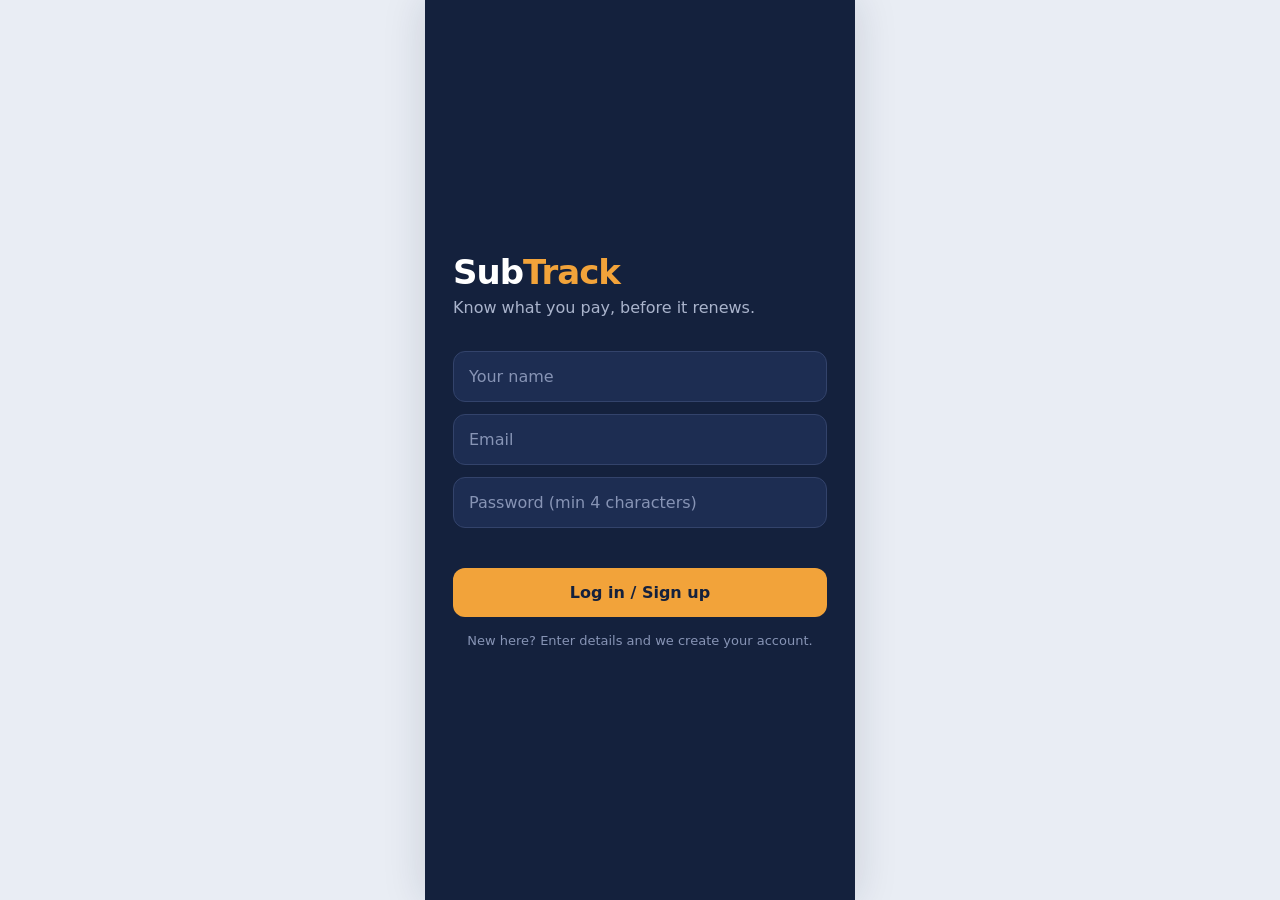
<file: manger.html>
<!DOCTYPE html>
<html lang="en">
<head>
<meta charset="UTF-8">
<meta name="viewport" content="width=device-width, initial-scale=1">
<title>SubTrack – Subscription Manager</title>
<style>
:root{--ink:#14213d;--muted:#6b7488;--bg:#e9edf4;--card:#fff;--accent:#f2a33a;--blue:#2f4fd0;--red:#d64545;--line:#e3e7ef}
*{box-sizing:border-box;margin:0;padding:0}
body{font-family:"Segoe UI",system-ui,sans-serif;background:var(--bg);color:var(--ink);min-height:100vh;display:flex;justify-content:center}
button,input,select{font:inherit}
#app{width:100%;max-width:430px;min-height:100vh;background:#f7f8fb;position:relative;overflow:hidden;box-shadow:0 0 40px rgba(20,33,61,.15)}
.screen{display:none;min-height:100vh;padding-bottom:90px}
.screen.active{display:block}

/* login */
#login{background:var(--ink);color:#fff;padding:0 28px}
#login.active{display:flex;flex-direction:column;justify-content:center}
.logo{font-size:34px;font-weight:800;letter-spacing:-1px}
.logo span{color:var(--accent)}
.tag{color:#aab4cc;margin:6px 0 34px}
#login input{width:100%;padding:15px;border-radius:12px;border:1px solid #33436b;background:#1d2d52;color:#fff;margin-bottom:12px}
#login input::placeholder{color:#8794b5}
.btn{width:100%;padding:15px;border:0;border-radius:12px;background:var(--accent);color:var(--ink);font-weight:700;cursor:pointer}
.err{color:#ff9b9b;font-size:14px;min-height:20px;margin-bottom:8px}
.hint{color:#8794b5;font-size:13px;margin-top:16px;text-align:center}

/* header */
.top{background:var(--ink);color:#fff;padding:26px 22px 70px;display:flex;justify-content:space-between;align-items:flex-start}
.top h2{font-size:20px}
.top small{color:#aab4cc}
.out{background:transparent;border:1px solid #4a5a82;color:#fff;border-radius:20px;padding:6px 14px;cursor:pointer;font-size:13px}
.total{margin:-50px 18px 18px;background:var(--card);border-radius:18px;padding:20px;box-shadow:0 8px 24px rgba(20,33,61,.12)}
.total .lbl{color:var(--muted);font-size:14px}
.total .amt{font-size:36px;font-weight:800;margin:2px 0}
.total .sub{color:var(--muted);font-size:13px}

/* list */
.sec{padding:0 18px;font-weight:700;margin:6px 0 10px}
.item{display:flex;align-items:center;gap:12px;background:var(--card);margin:0 18px 10px;padding:14px;border-radius:14px;border-left:5px solid var(--blue)}
.item.soon{border-left-color:var(--red)}
.ic{width:42px;height:42px;border-radius:12px;background:#e8ecfb;color:var(--blue);display:grid;place-items:center;font-weight:800}
.meta{flex:1;min-width:0}
.meta b{display:block;white-space:nowrap;overflow:hidden;text-overflow:ellipsis}
.meta small{color:var(--muted)}
.price{text-align:right;font-weight:700}
.price small{display:block;font-weight:600;color:var(--blue)}
.item.soon .price small{color:var(--red)}
.acts{display:flex;flex-direction:column;gap:4px}
.acts button{border:0;background:#eef1f7;border-radius:8px;padding:4px 8px;font-size:12px;cursor:pointer}
.empty{text-align:center;color:var(--muted);padding:40px 30px}

/* insights */
.pad{padding:22px}
.bar{margin-bottom:16px}
.bar .row{display:flex;justify-content:space-between;font-size:14px;margin-bottom:6px}
.bar .track{height:10px;background:#e3e7ef;border-radius:6px;overflow:hidden}
.bar .fill{height:100%;background:var(--blue);border-radius:6px}
.stats{display:grid;grid-template-columns:1fr 1fr;gap:12px;margin-bottom:22px}
.stat{background:var(--card);border-radius:14px;padding:16px}
.stat b{font-size:22px;display:block}
.stat small{color:var(--muted)}

/* nav + fab */
nav{position:fixed;bottom:0;width:100%;max-width:430px;background:#fff;border-top:1px solid var(--line);display:flex;z-index:5}
nav button{flex:1;padding:14px 0 16px;border:0;background:none;color:var(--muted);font-size:13px;cursor:pointer}
nav button.on{color:var(--blue);font-weight:700}
nav button i{display:block;font-style:normal;font-size:20px}
#fab{position:fixed;bottom:78px;right:max(18px,calc(50% - 197px));width:56px;height:56px;border-radius:50%;border:0;background:var(--accent);color:var(--ink);font-size:30px;box-shadow:0 6px 16px rgba(0,0,0,.25);cursor:pointer;z-index:6}

/* sheet */
#shade{display:none;position:fixed;inset:0;background:rgba(20,33,61,.5);z-index:10}
#shade.open{display:flex;align-items:flex-end;justify-content:center}
.sheet{background:#fff;width:100%;max-width:430px;border-radius:22px 22px 0 0;padding:24px}
.sheet h3{margin-bottom:14px}
.sheet input,.sheet select{width:100%;padding:13px;border:1px solid var(--line);border-radius:10px;margin-bottom:10px;background:#fff}
.sheet .btn{background:var(--blue);color:#fff}
.cancel{background:none;border:0;color:var(--muted);width:100%;padding:12px;cursor:pointer}
/* ai chat */
.chips{display:flex;flex-wrap:wrap;gap:8px;margin-bottom:14px}
.chips button{border:1px solid var(--line);background:#fff;border-radius:18px;padding:8px 12px;font-size:13px;cursor:pointer;color:var(--ink)}
#chat{display:flex;flex-direction:column;gap:10px;margin-bottom:14px}
.msg{padding:12px 14px;border-radius:14px;max-width:88%;line-height:1.45;white-space:pre-wrap;font-size:15px}
.msg.me{align-self:flex-end;background:var(--blue);color:#fff;border-bottom-right-radius:4px}
.msg.bot{align-self:flex-start;background:#fff;border:1px solid var(--line);border-bottom-left-radius:4px}
.ask{display:flex;gap:8px}
.ask input{flex:1;padding:13px;border:1px solid var(--line);border-radius:12px}
.ask button{border:0;background:var(--accent);color:var(--ink);font-weight:700;border-radius:12px;padding:0 18px;cursor:pointer}
:focus-visible{outline:3px solid var(--accent);outline-offset:2px}
</style>
</head>
<body>
<div id="app">

  <!-- LOGIN -->
  <section id="login" class="screen active">
    <div class="logo">Sub<span>Track</span></div>
    <p class="tag">Know what you pay, before it renews.</p>
    <input id="lname" placeholder="Your name">
    <input id="lemail" type="email" placeholder="Email">
    <input id="lpass" type="password" placeholder="Password (min 4 characters)">
    <div class="err" id="lerr"></div>
    <button class="btn" onclick="login()">Log in / Sign up</button>
    <p class="hint">New here? Enter details and we create your account.</p>
  </section>

  <!-- PAGE 1: HOME -->
  <section id="home" class="screen">
    <div class="top">
      <div><small>Welcome back</small><h2 id="who"></h2></div>
      <button class="out" onclick="logout()">Log out</button>
    </div>
    <div class="total">
      <div class="lbl">Total subscriptions</div>
      <div class="amt" id="total">₹0</div>
      <div class="sub" id="count"></div>
    </div>
    <div class="sec">Your subscriptions</div>
    <div id="list"></div>
  </section>

  <!-- PAGE 2: INSIGHTS -->
  <section id="insights" class="screen">
    <div class="top"><div><small>Overview</small><h2>Spending insights</h2></div></div>
    <div class="pad" style="margin-top:-50px">
      <div class="stats">
        <div class="stat"><b id="sNext">–</b><small>Next renewal</small></div>
        <div class="stat"><b id="sAvg">₹0</b><small>Average per subscription</small></div>
      </div>
      <div class="sec" style="padding:0">Spending by category</div>
      <div id="bars"></div>
    </div>
  </section>

  <!-- PAGE 3: AI -->
  <section id="ai" class="screen">
    <div class="top"><div><small>Powered by Ollama</small><h2>Ask AI</h2></div></div>
    <div class="pad" style="margin-top:-50px">
      <div class="chips">
        <button onclick="ask('Which subscription should I cancel?')">Which to cancel?</button>
        <button onclick="ask('How can I save money on my subscriptions?')">Save money</button>
        <button onclick="ask('Which subscriptions renew soon?')">Renewing soon</button>
      </div>
      <div id="chat"><div class="msg bot">Hi! I can look at your subscriptions and give advice. Ask me anything.</div></div>
      <div class="ask">
        <input id="q" placeholder="Ask about your spending" onkeydown="if(event.key==='Enter')ask()">
        <button onclick="ask()">Send</button>
      </div>
    </div>
  </section>

  <button id="fab" onclick="openSheet()" style="display:none" aria-label="Add subscription">+</button>
  <nav id="nav" style="display:none">
    <button id="nHome" class="on" onclick="show('home')"><i>▤</i>Subscriptions</button>
    <button id="nIns" onclick="show('insights')"><i>◔</i>Insights</button>
    <button id="nAI" onclick="show('ai')"><i>✦</i>Ask AI</button>
  </nav>

  <!-- ADD / EDIT SHEET -->
  <div id="shade" onclick="if(event.target===this)closeSheet()">
    <div class="sheet">
      <h3 id="sTitle">Add subscription</h3>
      <input id="fName" placeholder="Name (e.g. Netflix)">
      <input id="fPrice" type="number" min="1" placeholder="Price (₹)">
      <input id="fDate" type="date" aria-label="Next renewal date">
      <select id="fCat">
        <option>Entertainment</option><option>Software</option><option>Shopping</option>
        <option>Education</option><option>Utilities</option><option>Other</option>
      </select>
      <div class="err" id="ferr"></div>
      <button class="btn" onclick="save()">Save</button>
      <button class="cancel" onclick="closeSheet()">Cancel</button>
    </div>
  </div>
</div>

<script>
const $ = id => document.getElementById(id);
let subs = [], editId = null, user = null;

/* ---------- storage ---------- */
const read = (k, d) => { try { return JSON.parse(localStorage.getItem(k)) ?? d; } catch { return d; } };
const write = (k, v) => { try { localStorage.setItem(k, JSON.stringify(v)); } catch {} };

/* ---------- auth ---------- */
function login() {
  const name = $('lname').value.trim(), email = $('lemail').value.trim().toLowerCase(), pass = $('lpass').value;
  if (!email.includes('@') || pass.length < 4) { $('lerr').textContent = 'Enter a valid email and a password of 4+ characters.'; return; }
  const users = read('st_users', {});
  if (users[email]) {
    if (users[email].pass !== pass) { $('lerr').textContent = 'Wrong password for this email.'; return; }
  } else {
    if (!name) { $('lerr').textContent = 'New account: please enter your name.'; return; }
    users[email] = { name, pass }; write('st_users', users);
  }
  write('st_session', email); start(email);
}
function logout() { localStorage.removeItem('st_session'); location.reload(); }
function start(email) {
  user = email;
  const u = read('st_users', {})[email];
  $('who').textContent = u.name;
  subs = read('st_subs_' + email, []);
  $('fab').style.display = $('nav').style.display = 'block';
  $('nav').style.display = 'flex';
  show('home'); render();
}

/* ---------- navigation ---------- */
function show(id) {
  document.querySelectorAll('.screen').forEach(s => s.classList.remove('active'));
  $(id).classList.add('active');
  $('nHome').classList.toggle('on', id === 'home');
  $('nIns').classList.toggle('on', id === 'insights');
  $('nAI').classList.toggle('on', id === 'ai');
  $('fab').style.display = id === 'home' ? 'block' : 'none';
  window.scrollTo(0, 0);
}

/* ---------- helpers ---------- */
const daysLeft = d => Math.ceil((new Date(d + 'T00:00:00') - new Date().setHours(0,0,0,0)) / 864e5);
const money = n => '₹' + n.toLocaleString('en-IN');
const esc = s => s.replace(/[&<>"']/g, c => ({'&':'&amp;','<':'&lt;','>':'&gt;','"':'&quot;',"'":'&#39;'}[c]));
const label = n => n < 0 ? 'Overdue by ' + (-n) + ' days' : n === 0 ? 'Renews today' : n + ' days left';

/* ---------- sheet ---------- */
function openSheet(id = null) {
  editId = id; $('ferr').textContent = '';
  const s = subs.find(x => x.id === id);
  $('sTitle').textContent = s ? 'Edit subscription' : 'Add subscription';
  $('fName').value = s ? s.name : ''; $('fPrice').value = s ? s.price : '';
  $('fDate').value = s ? s.date : ''; $('fCat').value = s ? s.cat : 'Entertainment';
  $('shade').classList.add('open'); $('fName').focus();
}
function closeSheet() { $('shade').classList.remove('open'); }
function save() {
  const name = $('fName').value.trim(), price = +$('fPrice').value, date = $('fDate').value, cat = $('fCat').value;
  if (!name) return $('ferr').textContent = 'Enter a name.';
  if (!(price > 0)) return $('ferr').textContent = 'Enter a price above 0.';
  if (!date) return $('ferr').textContent = 'Pick the next renewal date.';
  if (editId) subs = subs.map(s => s.id === editId ? { ...s, name, price, date, cat } : s);
  else subs.push({ id: Date.now(), name, price, date, cat });
  write('st_subs_' + user, subs); closeSheet(); render();
}
function del(id) {
  if (!confirm('Delete this subscription?')) return;
  subs = subs.filter(s => s.id !== id); write('st_subs_' + user, subs); render();
}

/* ---------- render ---------- */
function render() {
  const sorted = [...subs].sort((a, b) => daysLeft(a.date) - daysLeft(b.date));
  const total = subs.reduce((t, s) => t + s.price, 0);
  $('total').textContent = money(total);
  $('count').textContent = subs.length + (subs.length === 1 ? ' subscription' : ' subscriptions');

  $('list').innerHTML = sorted.length ? sorted.map(s => {
    const d = daysLeft(s.date);
    return `<div class="item ${d <= 7 ? 'soon' : ''}">
      <div class="ic">${esc(s.name[0].toUpperCase())}</div>
      <div class="meta"><b>${esc(s.name)}</b><small>${esc(s.cat)}</small></div>
      <div class="price">${money(s.price)}<small>${label(d)}</small></div>
      <div class="acts"><button onclick="openSheet(${s.id})">Edit</button><button onclick="del(${s.id})">Delete</button></div>
    </div>`;
  }).join('') : '<div class="empty">No subscriptions yet.<br>Tap + to add your first one.</div>';

  // insights
  const by = {};
  subs.forEach(s => by[s.cat] = (by[s.cat] || 0) + s.price);
  $('bars').innerHTML = Object.keys(by).length
    ? Object.entries(by).sort((a, b) => b[1] - a[1]).map(([c, v]) =>
      `<div class="bar"><div class="row"><span>${esc(c)}</span><span>${money(v)} (${Math.round(v / total * 100)}%)</span></div>
       <div class="track"><div class="fill" style="width:${v / total * 100}%"></div></div></div>`).join('')
    : '<div class="empty">Add subscriptions to see your spending split.</div>';
  $('sAvg').textContent = subs.length ? money(Math.round(total / subs.length)) : '₹0';
  const nxt = sorted.find(s => daysLeft(s.date) >= 0);
  $('sNext').textContent = nxt ? nxt.name + ' · ' + daysLeft(nxt.date) + 'd' : '–';
}

/* ---------- AI (Ollama) ---------- */
const OLLAMA_URL = 'http://localhost:11434/api/chat';
const MODEL = 'llama3.2';   // change to the model you pulled, e.g. 'gemma2' or 'qwen2.5'
const history = [];

function addMsg(text, who) {
  const d = document.createElement('div');
  d.className = 'msg ' + who; d.textContent = text;
  $('chat').appendChild(d); d.scrollIntoView({ behavior: 'smooth', block: 'end' });
  return d;
}
async function ask(text) {
  text = (text || $('q').value).trim();
  if (!text) return;
  $('q').value = ''; addMsg(text, 'me');
  const wait = addMsg('Thinking...', 'bot');
  const data = subs.map(s => `${s.name} | ${s.cat} | Rs ${s.price} | ${label(daysLeft(s.date))}`).join('\n') || 'No subscriptions yet.';
  history.push({ role: 'user', content: text });
  try {
    const r = await fetch(OLLAMA_URL, {
      method: 'POST',
      headers: { 'Content-Type': 'application/json' },
      body: JSON.stringify({
        model: MODEL, stream: false,
        messages: [
          { role: 'system', content: 'You are a friendly assistant inside a subscription manager app. Answer in 3-4 short sentences using only this user data (prices in rupees):\n' + data },
          ...history
        ]
      })
    });
    if (!r.ok) throw new Error('HTTP ' + r.status);
    const j = await r.json();
    const reply = j.message.content.trim();
    history.push({ role: 'assistant', content: reply });
    wait.textContent = reply;
  } catch (e) {
    history.pop();
    wait.textContent = 'Could not reach Ollama. Make sure Ollama is running, the model "' + MODEL + '" is installed, and OLLAMA_ORIGINS is set to * (see setup steps).';
  }
}

/* ---------- boot ---------- */
const sess = read('st_session', null);
if (sess && read('st_users', {})[sess]) start(sess);
</script>
</body>
</html>
</file>
